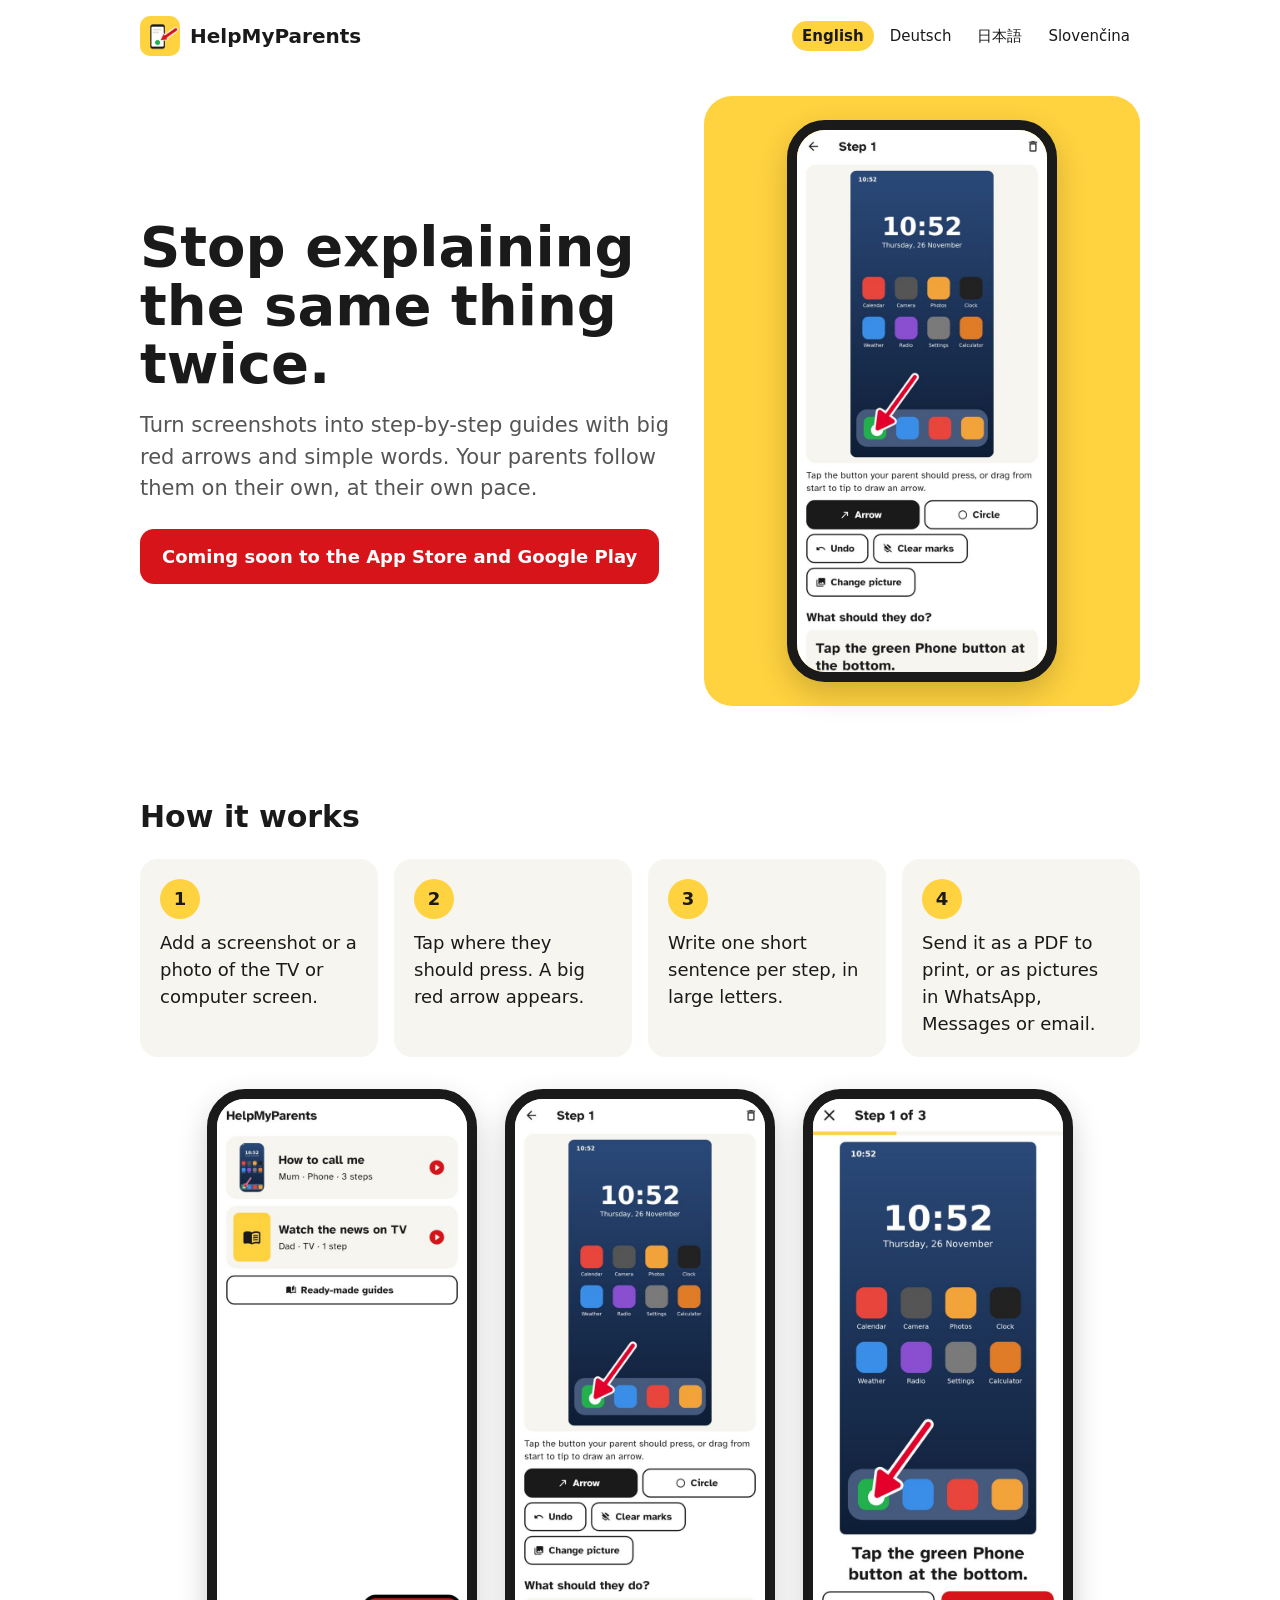
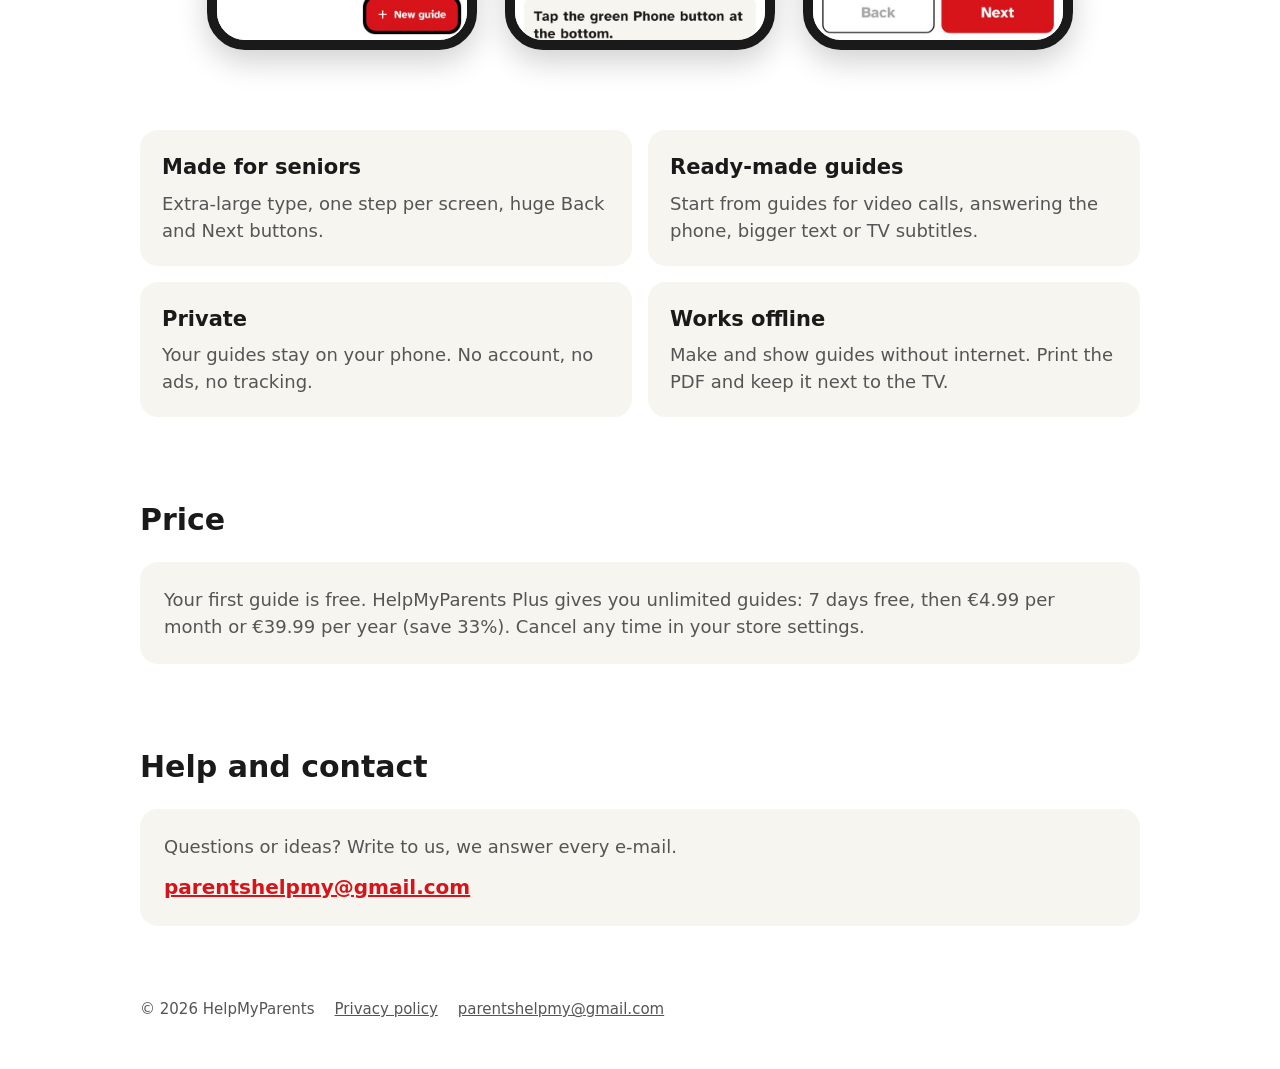
<file: index.html>
<!doctype html>
<html lang="en"><head><meta charset="utf-8"><meta name="viewport" content="width=device-width,initial-scale=1">
<title>HelpMyParents – big-print picture guides for your parents</title><meta name="description" content="Make simple picture guides with big red arrows for your parents’ phone, TV or computer. Private, no ads, works offline.">
<link rel="alternate" hreflang="en" href="https://helpmyparents.github.io/"><link rel="alternate" hreflang="de" href="https://helpmyparents.github.io/de/"><link rel="alternate" hreflang="ja" href="https://helpmyparents.github.io/ja/"><link rel="alternate" hreflang="sk" href="https://helpmyparents.github.io/sk/"><link rel="icon" href="img/icon.png"><link rel="stylesheet" href="style.css">
</head><body><div class="wrap">
<header><a class="brand" href="./"><img src="img/icon.png" alt="">HelpMyParents</a><nav class="lang"><a href="./" hreflang="en" lang="en" aria-current="page">English</a><a href="de/" hreflang="de" lang="de">Deutsch</a><a href="ja/" hreflang="ja" lang="ja">日本語</a><a href="sk/" hreflang="sk" lang="sk">Slovenčina</a></nav></header>
<main>
<div class="hero"><div><h1>Stop explaining the same thing twice.</h1><p class="lead">Turn screenshots into step-by-step guides with big red arrows and simple words. Your parents follow them on their own, at their own pace.</p><span class="soon">Coming soon to the App Store and Google Play</span></div>
<div class="pic"><img class="phone" src="img/en-2.jpg" alt="Adding a red arrow to a screenshot" width="600" height="1300"></div></div>
<section><h2>How it works</h2><ol class="steps"><li>Add a screenshot or a photo of the TV or computer screen.</li><li>Tap where they should press. A big red arrow appears.</li><li>Write one short sentence per step, in large letters.</li><li>Send it as a PDF to print, or as pictures in WhatsApp, Messages or email.</li></ol><div class="shots"><img class="phone" src="img/en-1.jpg" alt="The list of guides" loading="lazy" width="600" height="1300"><img class="phone" src="img/en-2.jpg" alt="Adding a red arrow to a screenshot" loading="lazy" width="600" height="1300"><img class="phone" src="img/en-4.jpg" alt="What your parent sees" loading="lazy" width="600" height="1300"></div></section>
<section><div class="feats"><div><h3>Made for seniors</h3><p>Extra-large type, one step per screen, huge Back and Next buttons.</p></div><div><h3>Ready-made guides</h3><p>Start from guides for video calls, answering the phone, bigger text or TV subtitles.</p></div><div><h3>Private</h3><p>Your guides stay on your phone. No account, no ads, no tracking.</p></div><div><h3>Works offline</h3><p>Make and show guides without internet. Print the PDF and keep it next to the TV.</p></div></div></section>
<section><h2>Price</h2><div class="box"><p>Your first guide is free. HelpMyParents Plus gives you unlimited guides: 7 days free, then €4.99 per month or €39.99 per year (save 33%). Cancel any time in your store settings.</p></div></section>
<section id="help"><h2>Help and contact</h2><div class="box"><p>Questions or ideas? Write to us, we answer every e-mail.</p><a class="mail" href="mailto:parentshelpmy@gmail.com">parentshelpmy@gmail.com</a></div></section>
</main>
<footer><span>© 2026 HelpMyParents</span><a href="https://helpmyparents.github.io/privacy.html">Privacy policy</a><a href="mailto:parentshelpmy@gmail.com">parentshelpmy@gmail.com</a></footer>
</div></body></html>
</file>
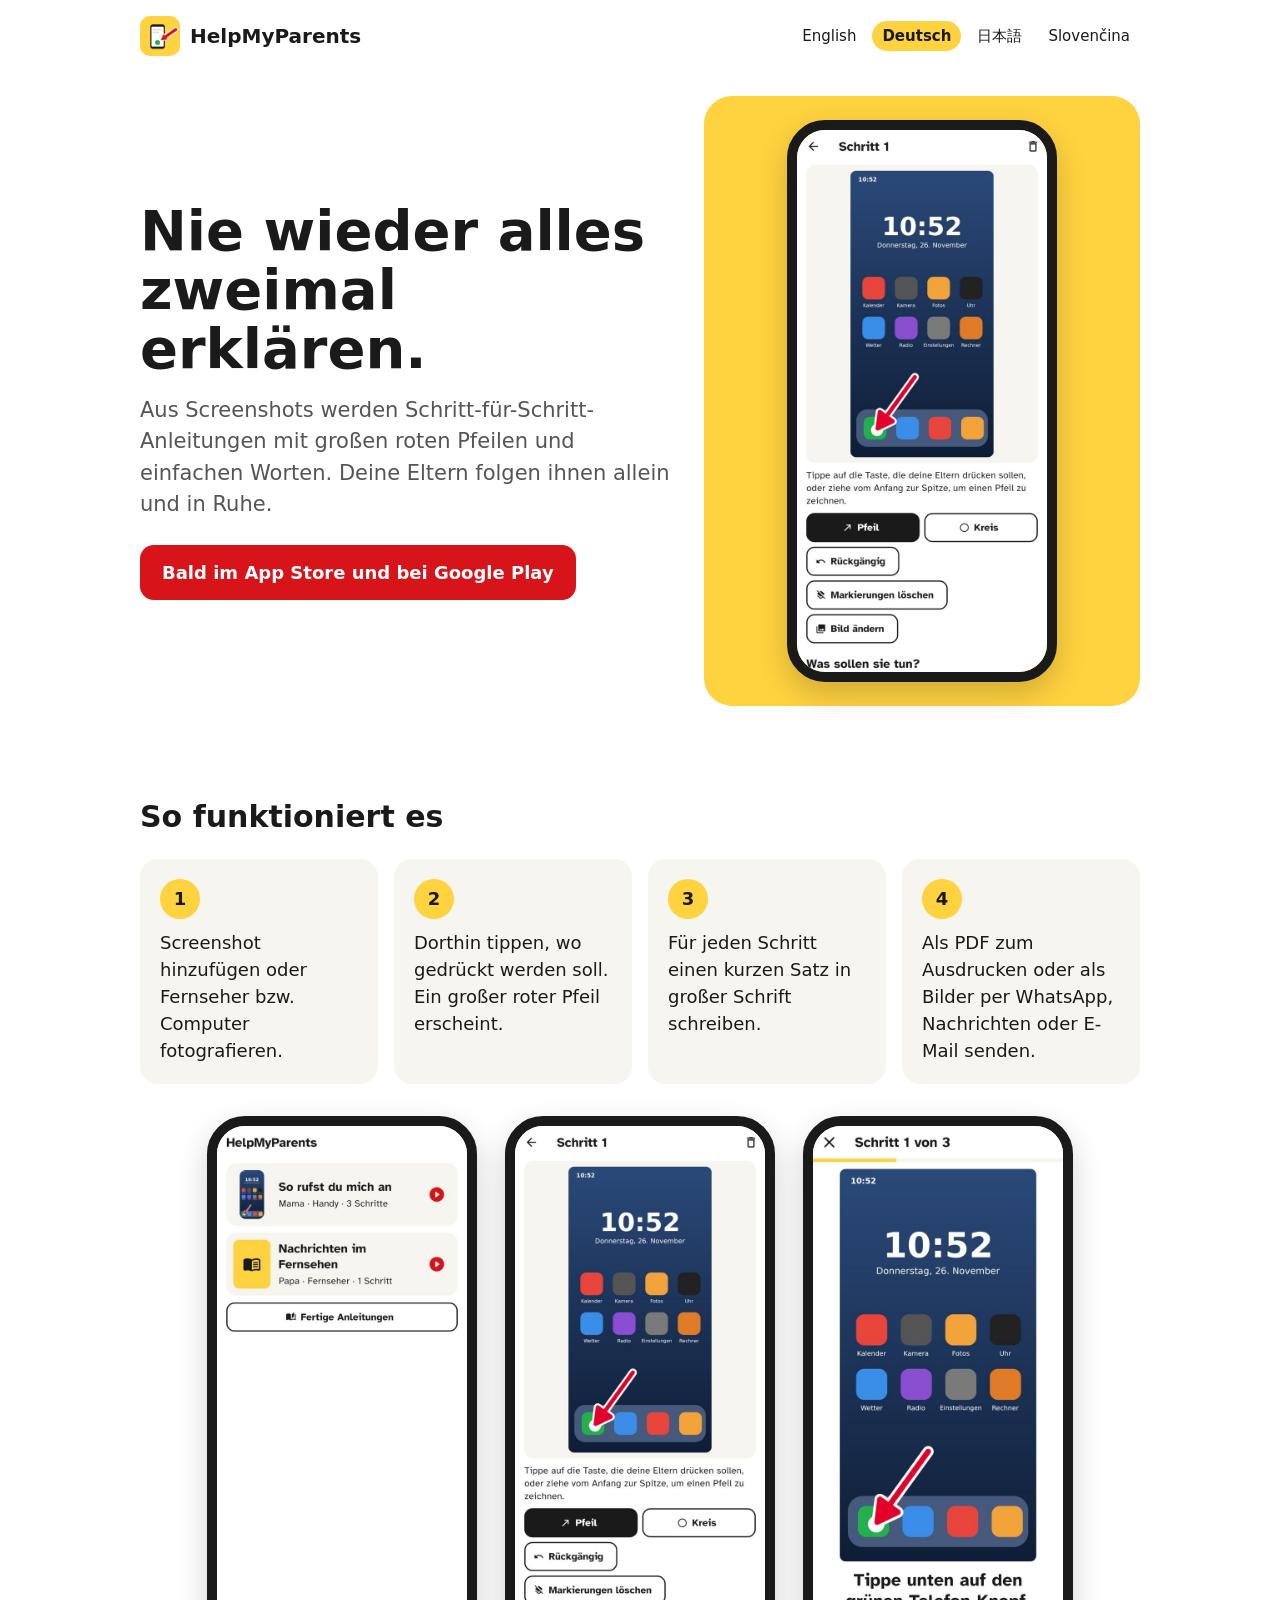
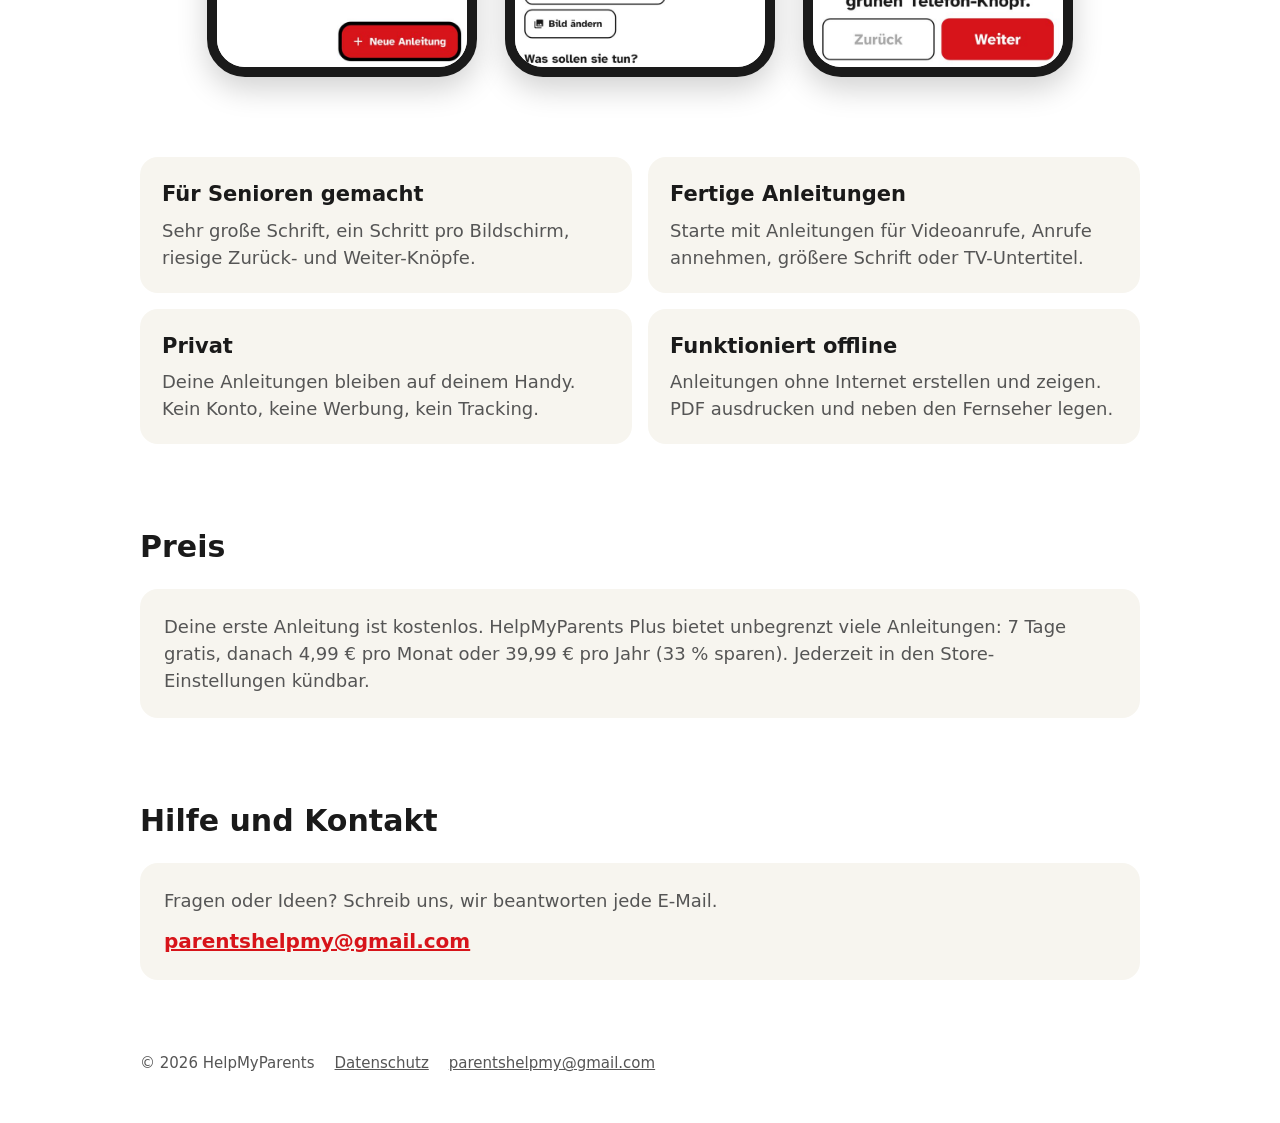
<file: de/index.html>
<!doctype html>
<html lang="de"><head><meta charset="utf-8"><meta name="viewport" content="width=device-width,initial-scale=1">
<title>HelpMyParents – Bild-Anleitungen in großer Schrift für deine Eltern</title><meta name="description" content="Einfache Bild-Anleitungen mit großen roten Pfeilen für Handy, Fernseher oder Computer deiner Eltern. Privat, ohne Werbung, offline.">
<link rel="alternate" hreflang="en" href="https://helpmyparents.github.io/"><link rel="alternate" hreflang="de" href="https://helpmyparents.github.io/de/"><link rel="alternate" hreflang="ja" href="https://helpmyparents.github.io/ja/"><link rel="alternate" hreflang="sk" href="https://helpmyparents.github.io/sk/"><link rel="icon" href="../img/icon.png"><link rel="stylesheet" href="../style.css">
</head><body><div class="wrap">
<header><a class="brand" href="../de/"><img src="../img/icon.png" alt="">HelpMyParents</a><nav class="lang"><a href="../" hreflang="en" lang="en">English</a><a href="../de/" hreflang="de" lang="de" aria-current="page">Deutsch</a><a href="../ja/" hreflang="ja" lang="ja">日本語</a><a href="../sk/" hreflang="sk" lang="sk">Slovenčina</a></nav></header>
<main>
<div class="hero"><div><h1>Nie wieder alles zweimal erklären.</h1><p class="lead">Aus Screenshots werden Schritt-für-Schritt-Anleitungen mit großen roten Pfeilen und einfachen Worten. Deine Eltern folgen ihnen allein und in Ruhe.</p><span class="soon">Bald im App Store und bei Google Play</span></div>
<div class="pic"><img class="phone" src="../img/de-2.jpg" alt="Einen roten Pfeil auf einen Screenshot setzen" width="600" height="1300"></div></div>
<section><h2>So funktioniert es</h2><ol class="steps"><li>Screenshot hinzufügen oder Fernseher bzw. Computer fotografieren.</li><li>Dorthin tippen, wo gedrückt werden soll. Ein großer roter Pfeil erscheint.</li><li>Für jeden Schritt einen kurzen Satz in großer Schrift schreiben.</li><li>Als PDF zum Ausdrucken oder als Bilder per WhatsApp, Nachrichten oder E-Mail senden.</li></ol><div class="shots"><img class="phone" src="../img/de-1.jpg" alt="Die Liste der Anleitungen" loading="lazy" width="600" height="1300"><img class="phone" src="../img/de-2.jpg" alt="Einen roten Pfeil auf einen Screenshot setzen" loading="lazy" width="600" height="1300"><img class="phone" src="../img/de-4.jpg" alt="Was deine Eltern sehen" loading="lazy" width="600" height="1300"></div></section>
<section><div class="feats"><div><h3>Für Senioren gemacht</h3><p>Sehr große Schrift, ein Schritt pro Bildschirm, riesige Zurück- und Weiter-Knöpfe.</p></div><div><h3>Fertige Anleitungen</h3><p>Starte mit Anleitungen für Videoanrufe, Anrufe annehmen, größere Schrift oder TV-Untertitel.</p></div><div><h3>Privat</h3><p>Deine Anleitungen bleiben auf deinem Handy. Kein Konto, keine Werbung, kein Tracking.</p></div><div><h3>Funktioniert offline</h3><p>Anleitungen ohne Internet erstellen und zeigen. PDF ausdrucken und neben den Fernseher legen.</p></div></div></section>
<section><h2>Preis</h2><div class="box"><p>Deine erste Anleitung ist kostenlos. HelpMyParents Plus bietet unbegrenzt viele Anleitungen: 7 Tage gratis, danach 4,99 € pro Monat oder 39,99 € pro Jahr (33 % sparen). Jederzeit in den Store-Einstellungen kündbar.</p></div></section>
<section id="help"><h2>Hilfe und Kontakt</h2><div class="box"><p>Fragen oder Ideen? Schreib uns, wir beantworten jede E-Mail.</p><a class="mail" href="mailto:parentshelpmy@gmail.com">parentshelpmy@gmail.com</a></div></section>
</main>
<footer><span>© 2026 HelpMyParents</span><a href="https://helpmyparents.github.io/privacy.html">Datenschutz</a><a href="mailto:parentshelpmy@gmail.com">parentshelpmy@gmail.com</a></footer>
</div></body></html>
</file>
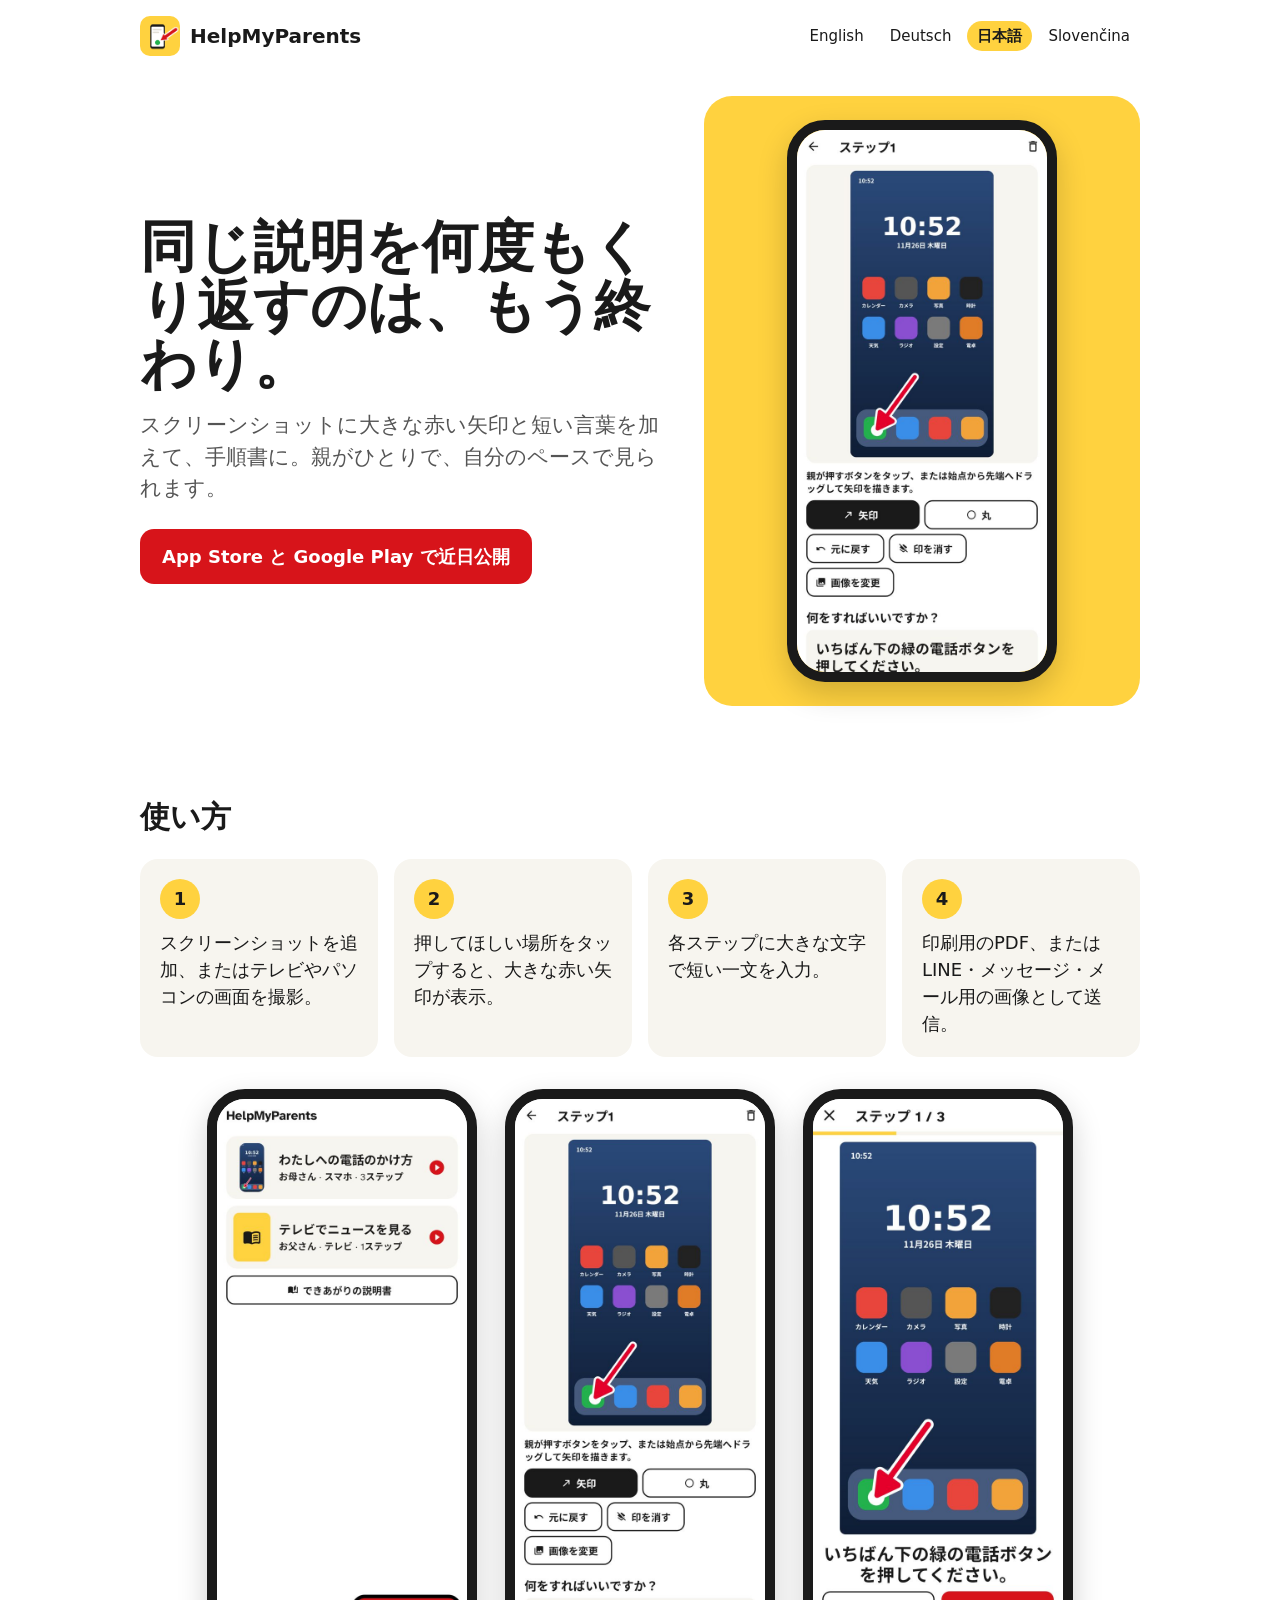
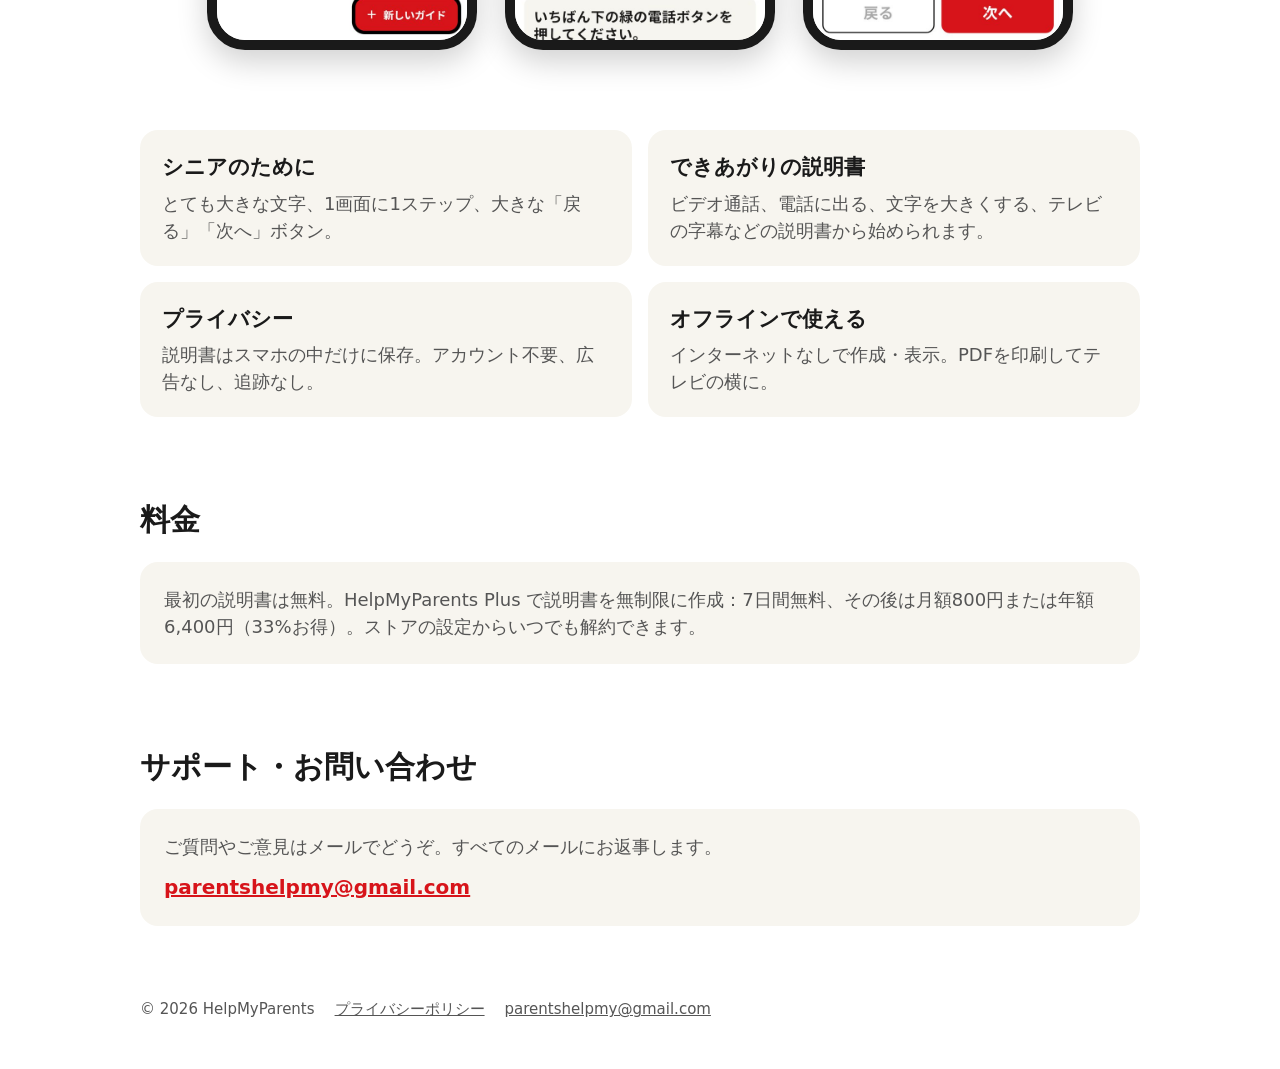
<file: ja/index.html>
<!doctype html>
<html lang="ja"><head><meta charset="utf-8"><meta name="viewport" content="width=device-width,initial-scale=1">
<title>HelpMyParents – 親のための大きな文字の写真付き説明書</title><meta name="description" content="親のスマホ・テレビ・パソコン用に、大きな赤い矢印の写真付き説明書を作れます。プライバシー重視、広告なし、オフライン対応。">
<link rel="alternate" hreflang="en" href="https://helpmyparents.github.io/"><link rel="alternate" hreflang="de" href="https://helpmyparents.github.io/de/"><link rel="alternate" hreflang="ja" href="https://helpmyparents.github.io/ja/"><link rel="alternate" hreflang="sk" href="https://helpmyparents.github.io/sk/"><link rel="icon" href="../img/icon.png"><link rel="stylesheet" href="../style.css">
</head><body><div class="wrap">
<header><a class="brand" href="../ja/"><img src="../img/icon.png" alt="">HelpMyParents</a><nav class="lang"><a href="../" hreflang="en" lang="en">English</a><a href="../de/" hreflang="de" lang="de">Deutsch</a><a href="../ja/" hreflang="ja" lang="ja" aria-current="page">日本語</a><a href="../sk/" hreflang="sk" lang="sk">Slovenčina</a></nav></header>
<main>
<div class="hero"><div><h1>同じ説明を何度もくり返すのは、もう終わり。</h1><p class="lead">スクリーンショットに大きな赤い矢印と短い言葉を加えて、手順書に。親がひとりで、自分のペースで見られます。</p><span class="soon">App Store と Google Play で近日公開</span></div>
<div class="pic"><img class="phone" src="../img/ja-2.jpg" alt="スクリーンショットに赤い矢印を追加" width="600" height="1300"></div></div>
<section><h2>使い方</h2><ol class="steps"><li>スクリーンショットを追加、またはテレビやパソコンの画面を撮影。</li><li>押してほしい場所をタップすると、大きな赤い矢印が表示。</li><li>各ステップに大きな文字で短い一文を入力。</li><li>印刷用のPDF、またはLINE・メッセージ・メール用の画像として送信。</li></ol><div class="shots"><img class="phone" src="../img/ja-1.jpg" alt="説明書の一覧" loading="lazy" width="600" height="1300"><img class="phone" src="../img/ja-2.jpg" alt="スクリーンショットに赤い矢印を追加" loading="lazy" width="600" height="1300"><img class="phone" src="../img/ja-4.jpg" alt="親が見る画面" loading="lazy" width="600" height="1300"></div></section>
<section><div class="feats"><div><h3>シニアのために</h3><p>とても大きな文字、1画面に1ステップ、大きな「戻る」「次へ」ボタン。</p></div><div><h3>できあがりの説明書</h3><p>ビデオ通話、電話に出る、文字を大きくする、テレビの字幕などの説明書から始められます。</p></div><div><h3>プライバシー</h3><p>説明書はスマホの中だけに保存。アカウント不要、広告なし、追跡なし。</p></div><div><h3>オフラインで使える</h3><p>インターネットなしで作成・表示。PDFを印刷してテレビの横に。</p></div></div></section>
<section><h2>料金</h2><div class="box"><p>最初の説明書は無料。HelpMyParents Plus で説明書を無制限に作成：7日間無料、その後は月額800円または年額6,400円（33%お得）。ストアの設定からいつでも解約できます。</p></div></section>
<section id="help"><h2>サポート・お問い合わせ</h2><div class="box"><p>ご質問やご意見はメールでどうぞ。すべてのメールにお返事します。</p><a class="mail" href="mailto:parentshelpmy@gmail.com">parentshelpmy@gmail.com</a></div></section>
</main>
<footer><span>© 2026 HelpMyParents</span><a href="https://helpmyparents.github.io/privacy.html">プライバシーポリシー</a><a href="mailto:parentshelpmy@gmail.com">parentshelpmy@gmail.com</a></footer>
</div></body></html>
</file>
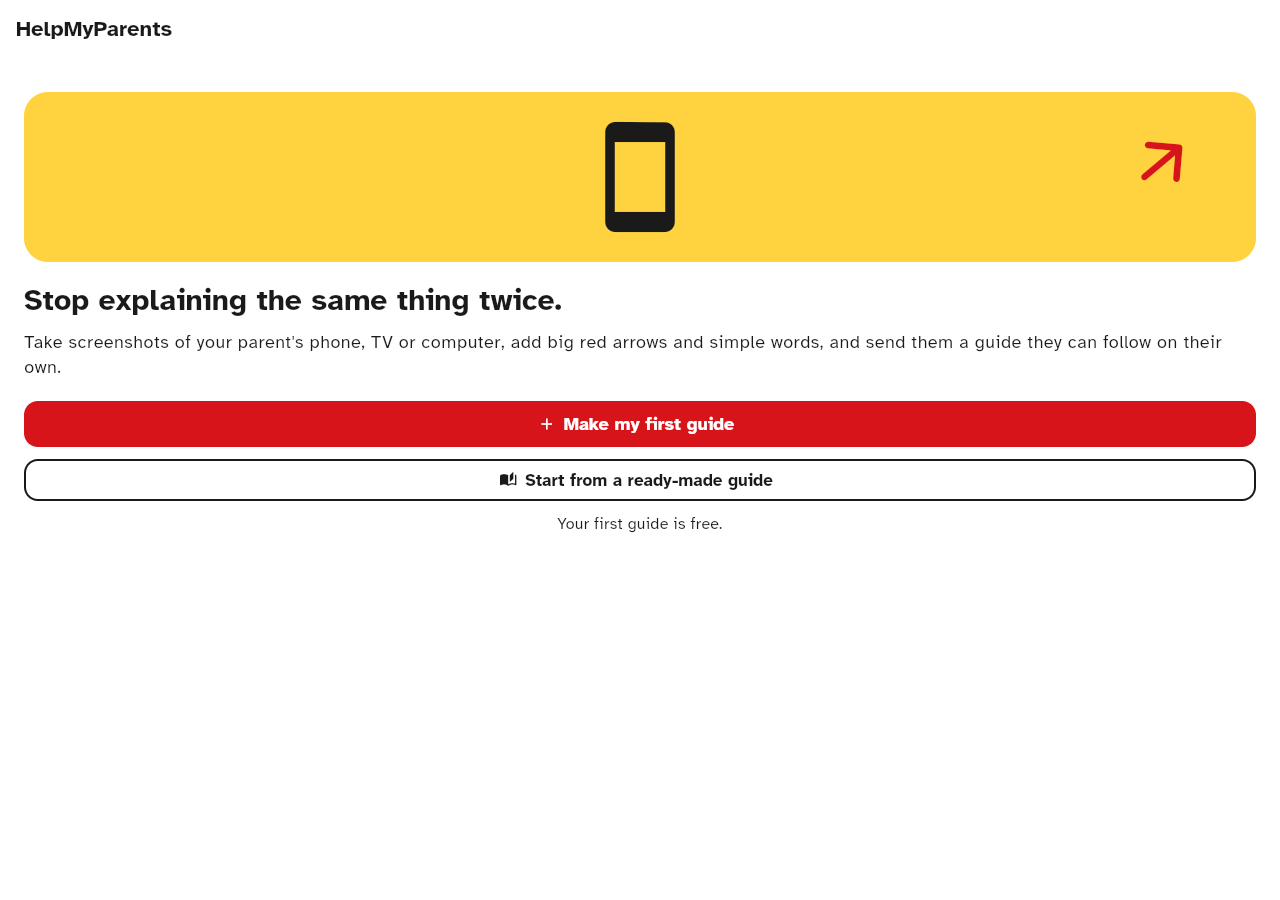
<file: preview-7q4m/index.html>
<!DOCTYPE html>
<html>
<head>
  <!--
    If you are serving your web app in a path other than the root, change the
    href value below to reflect the base path you are serving from.

    The path provided below has to start and end with a slash "/" in order for
    it to work correctly.

    For more details:
    * https://developer.mozilla.org/en-US/docs/Web/HTML/Element/base

    This is a placeholder for base href that will be replaced by the value of
    the `--base-href` argument provided to `flutter build`.
  -->
  <base href="/preview-7q4m/">

  <meta charset="UTF-8">
  <meta name="robots" content="noindex, nofollow">
  <meta content="IE=Edge" http-equiv="X-UA-Compatible">
  <meta name="description" content="HelpMyParents preview">

  <!--
    Uncomment the tag below to lay the app out underneath the parts of the
    screen that the device obstructs, such as a display cutout, the rounded
    corners of the screen, or a home indicator.

    Without it, the browser keeps the app clear of them, and `SafeArea` and
    `MediaQuery.paddingOf` report no padding. With it, the app covers the whole
    screen, and it is up to the app to keep its own content out of the way,
    which is what `SafeArea` is for.
  -->
  <!-- <meta name="viewport" content="width=device-width, initial-scale=1.0, viewport-fit=cover"> -->

  <!-- iOS meta tags & icons -->
  <meta name="mobile-web-app-capable" content="yes">
  <meta name="apple-mobile-web-app-status-bar-style" content="black">
  <meta name="apple-mobile-web-app-title" content="HelpMyParents">
  <link rel="apple-touch-icon" href="icons/Icon-192.png">

  <!-- Favicon -->
  <link rel="icon" type="image/png" href="favicon.png"/>

  <title>HelpMyParents</title>
  <link rel="manifest" href="manifest.json">
</head>
<body>
  <!--
    You can customize the "flutter_bootstrap.js" script.
    This is useful to provide a custom configuration to the Flutter loader
    or to give the user feedback during the initialization process.

    For more details:
    * https://docs.flutter.dev/platform-integration/web/initialization
  -->
  <script src="flutter_bootstrap.js" async></script>
</body>
</html>
</file>
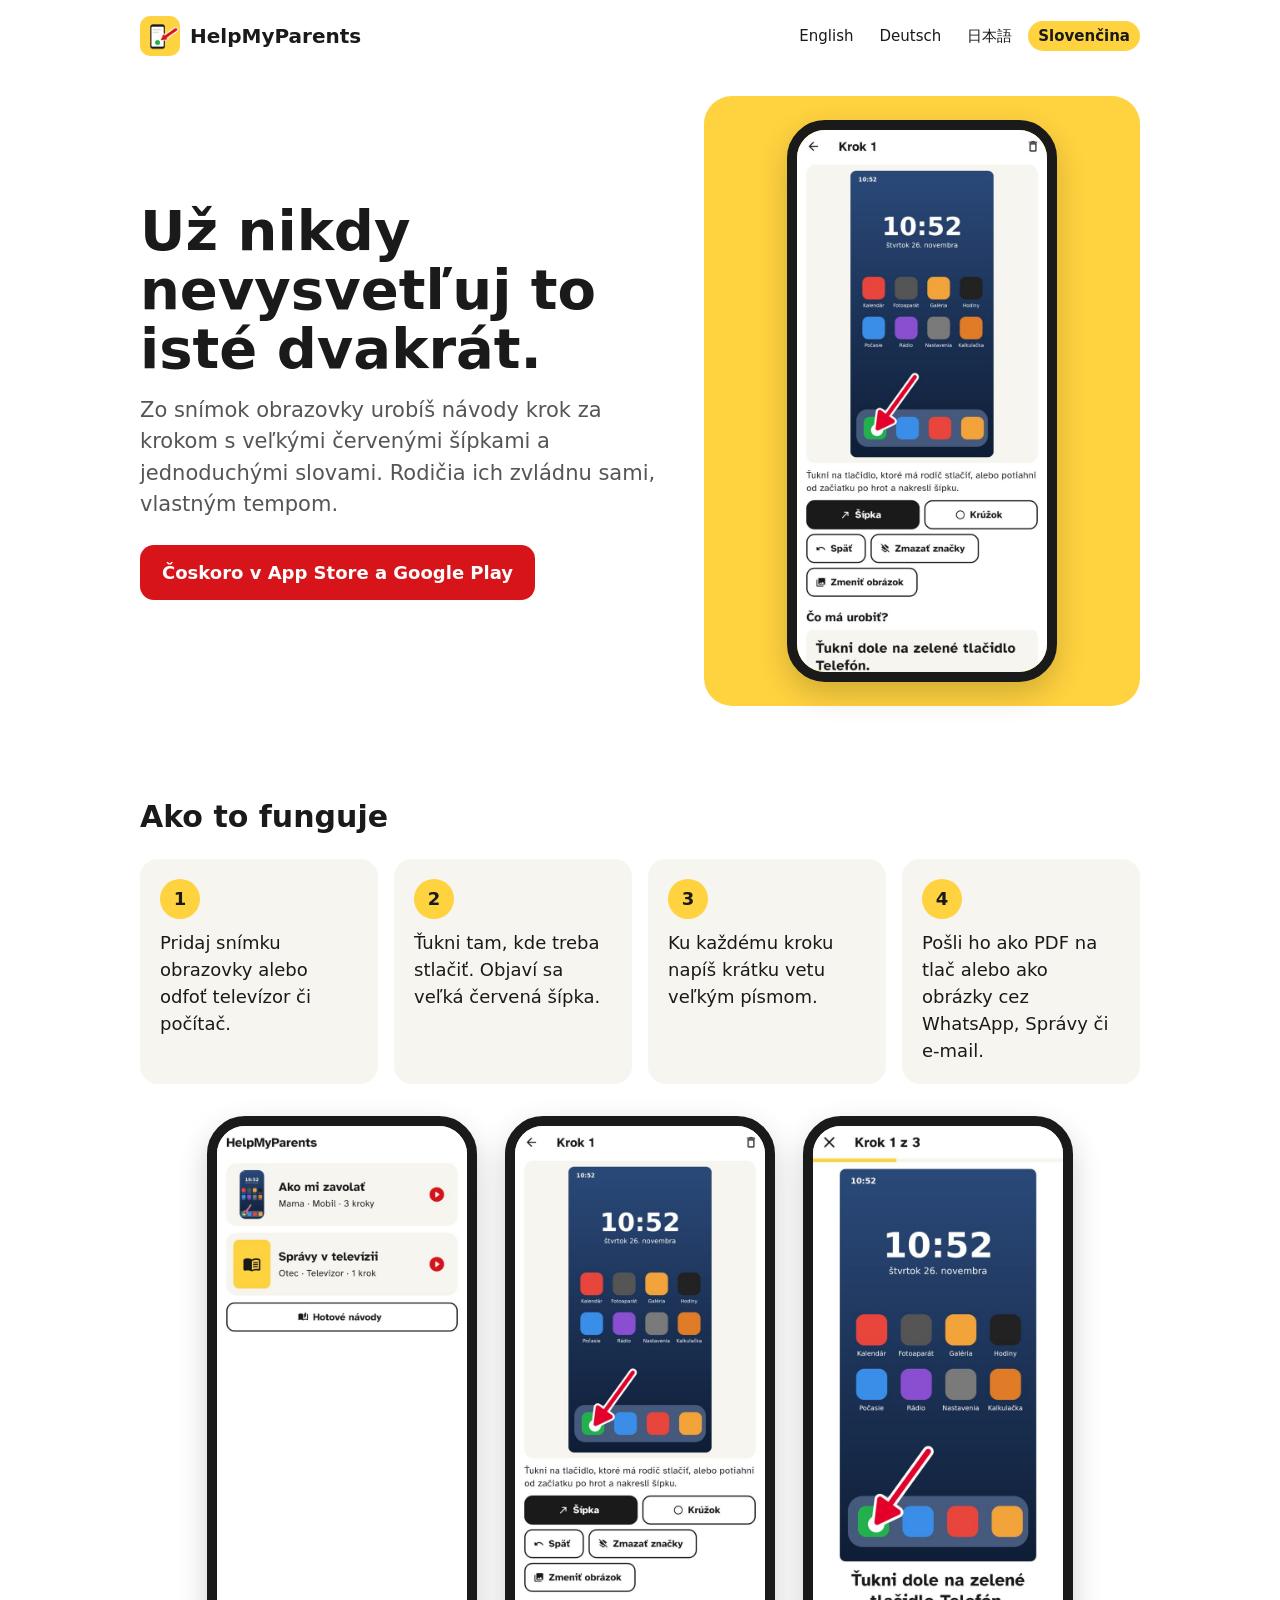
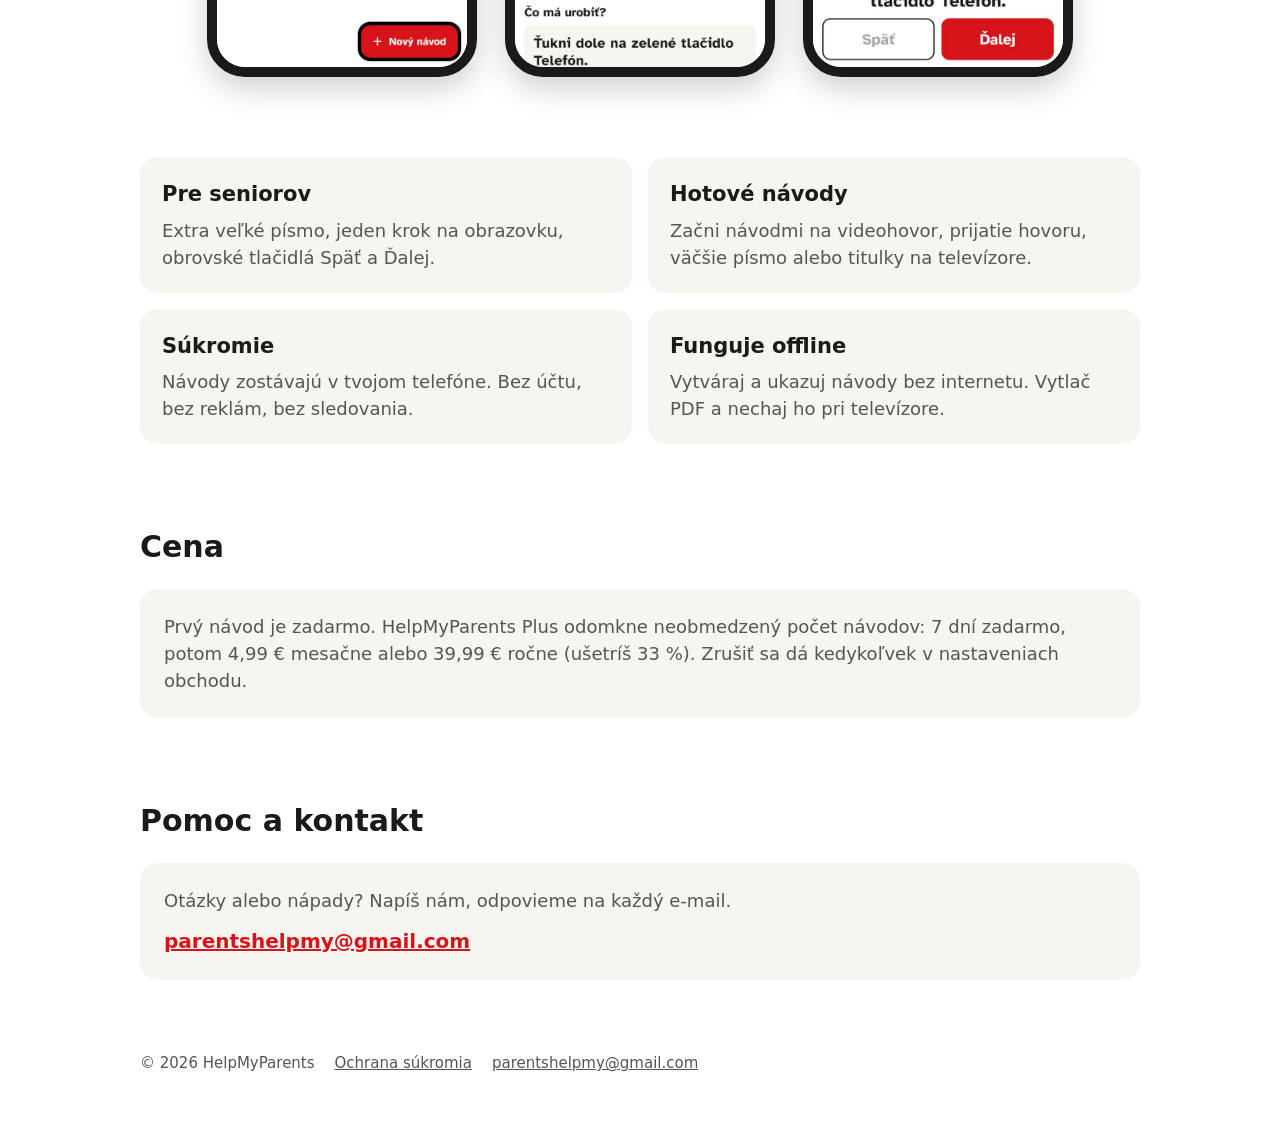
<file: sk/index.html>
<!doctype html>
<html lang="sk"><head><meta charset="utf-8"><meta name="viewport" content="width=device-width,initial-scale=1">
<title>HelpMyParents – obrázkové návody s veľkým písmom pre rodičov</title><meta name="description" content="Jednoduché obrázkové návody s veľkými červenými šípkami pre telefón, televízor či počítač rodičov. Súkromné, bez reklám, funguje offline.">
<link rel="alternate" hreflang="en" href="https://helpmyparents.github.io/"><link rel="alternate" hreflang="de" href="https://helpmyparents.github.io/de/"><link rel="alternate" hreflang="ja" href="https://helpmyparents.github.io/ja/"><link rel="alternate" hreflang="sk" href="https://helpmyparents.github.io/sk/"><link rel="icon" href="../img/icon.png"><link rel="stylesheet" href="../style.css">
</head><body><div class="wrap">
<header><a class="brand" href="../sk/"><img src="../img/icon.png" alt="">HelpMyParents</a><nav class="lang"><a href="../" hreflang="en" lang="en">English</a><a href="../de/" hreflang="de" lang="de">Deutsch</a><a href="../ja/" hreflang="ja" lang="ja">日本語</a><a href="../sk/" hreflang="sk" lang="sk" aria-current="page">Slovenčina</a></nav></header>
<main>
<div class="hero"><div><h1>Už nikdy nevysvetľuj to isté dvakrát.</h1><p class="lead">Zo snímok obrazovky urobíš návody krok za krokom s veľkými červenými šípkami a jednoduchými slovami. Rodičia ich zvládnu sami, vlastným tempom.</p><span class="soon">Čoskoro v App Store a Google Play</span></div>
<div class="pic"><img class="phone" src="../img/sk-2.jpg" alt="Pridanie červenej šípky na snímku" width="600" height="1300"></div></div>
<section><h2>Ako to funguje</h2><ol class="steps"><li>Pridaj snímku obrazovky alebo odfoť televízor či počítač.</li><li>Ťukni tam, kde treba stlačiť. Objaví sa veľká červená šípka.</li><li>Ku každému kroku napíš krátku vetu veľkým písmom.</li><li>Pošli ho ako PDF na tlač alebo ako obrázky cez WhatsApp, Správy či e-mail.</li></ol><div class="shots"><img class="phone" src="../img/sk-1.jpg" alt="Zoznam návodov" loading="lazy" width="600" height="1300"><img class="phone" src="../img/sk-2.jpg" alt="Pridanie červenej šípky na snímku" loading="lazy" width="600" height="1300"><img class="phone" src="../img/sk-4.jpg" alt="Čo uvidia rodičia" loading="lazy" width="600" height="1300"></div></section>
<section><div class="feats"><div><h3>Pre seniorov</h3><p>Extra veľké písmo, jeden krok na obrazovku, obrovské tlačidlá Späť a Ďalej.</p></div><div><h3>Hotové návody</h3><p>Začni návodmi na videohovor, prijatie hovoru, väčšie písmo alebo titulky na televízore.</p></div><div><h3>Súkromie</h3><p>Návody zostávajú v tvojom telefóne. Bez účtu, bez reklám, bez sledovania.</p></div><div><h3>Funguje offline</h3><p>Vytváraj a ukazuj návody bez internetu. Vytlač PDF a nechaj ho pri televízore.</p></div></div></section>
<section><h2>Cena</h2><div class="box"><p>Prvý návod je zadarmo. HelpMyParents Plus odomkne neobmedzený počet návodov: 7 dní zadarmo, potom 4,99 € mesačne alebo 39,99 € ročne (ušetríš 33 %). Zrušiť sa dá kedykoľvek v nastaveniach obchodu.</p></div></section>
<section id="help"><h2>Pomoc a kontakt</h2><div class="box"><p>Otázky alebo nápady? Napíš nám, odpovieme na každý e-mail.</p><a class="mail" href="mailto:parentshelpmy@gmail.com">parentshelpmy@gmail.com</a></div></section>
</main>
<footer><span>© 2026 HelpMyParents</span><a href="https://helpmyparents.github.io/privacy.html">Ochrana súkromia</a><a href="mailto:parentshelpmy@gmail.com">parentshelpmy@gmail.com</a></footer>
</div></body></html>
</file>
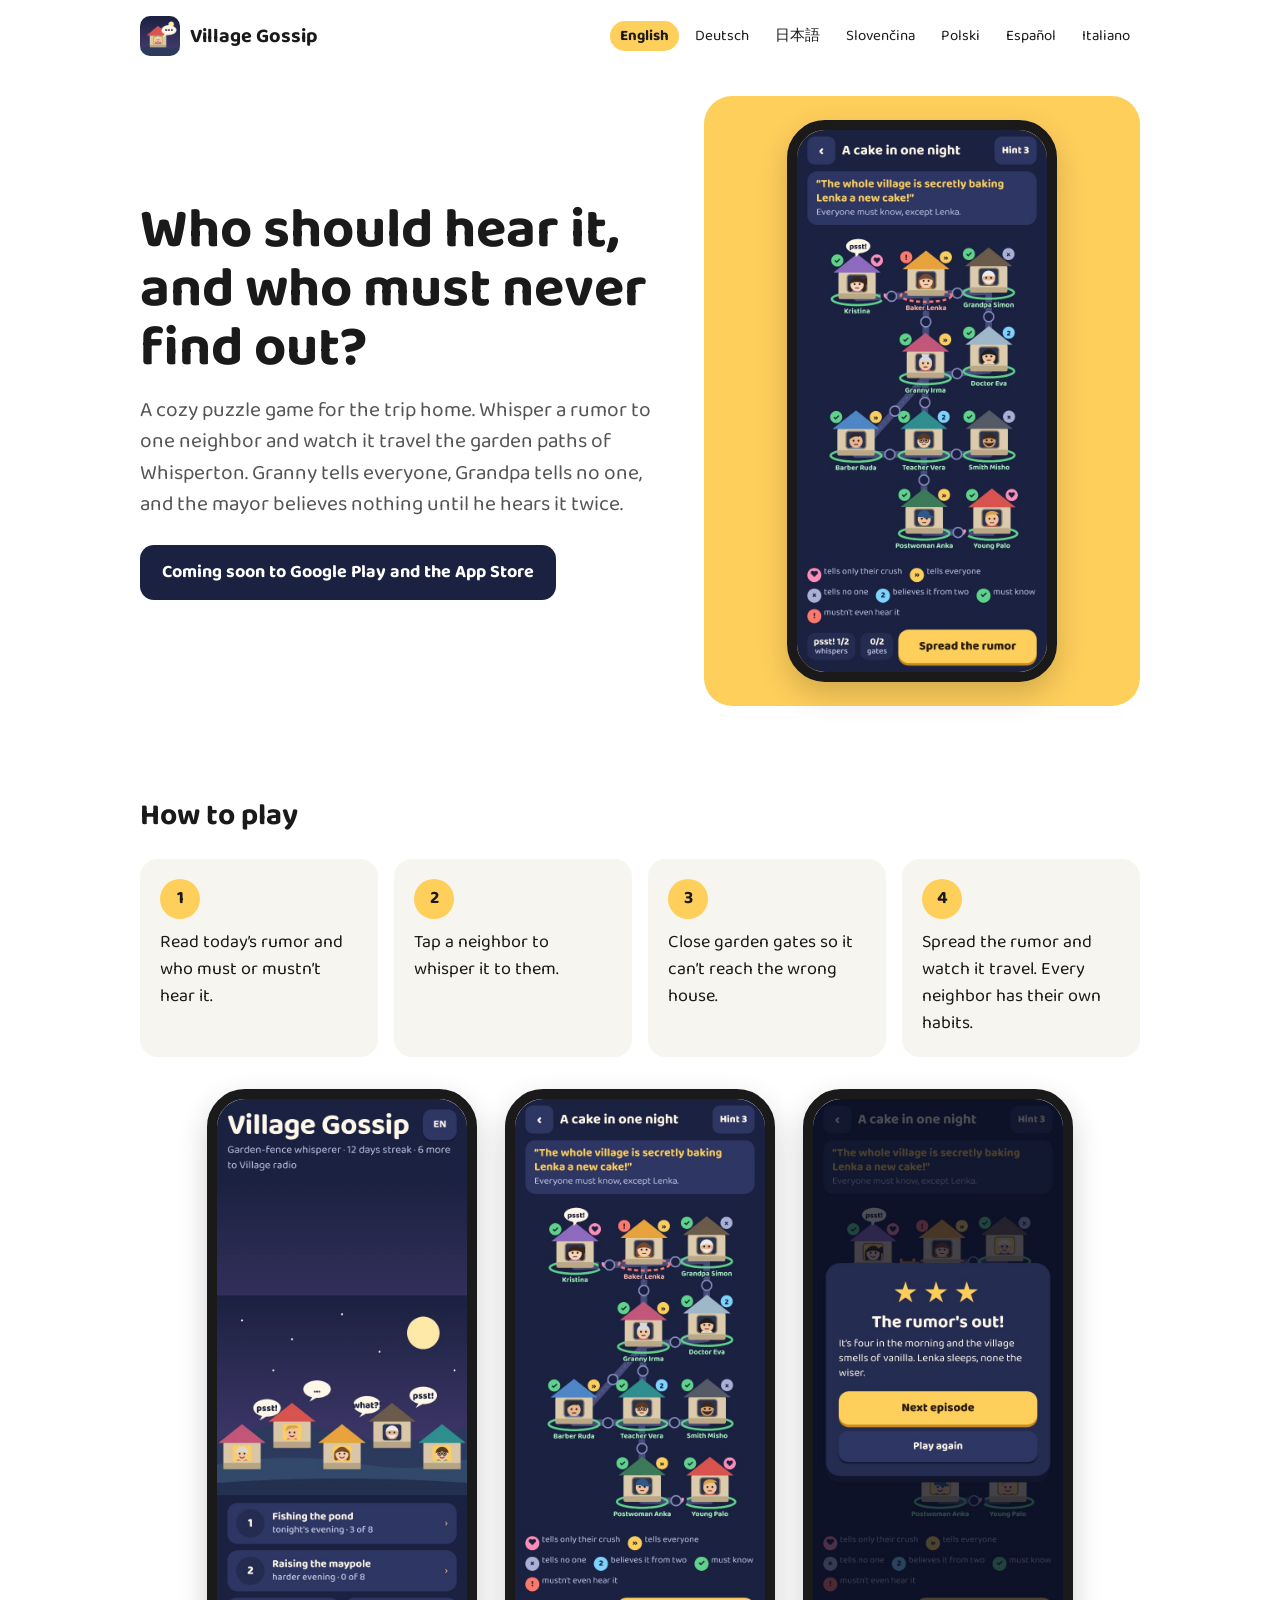
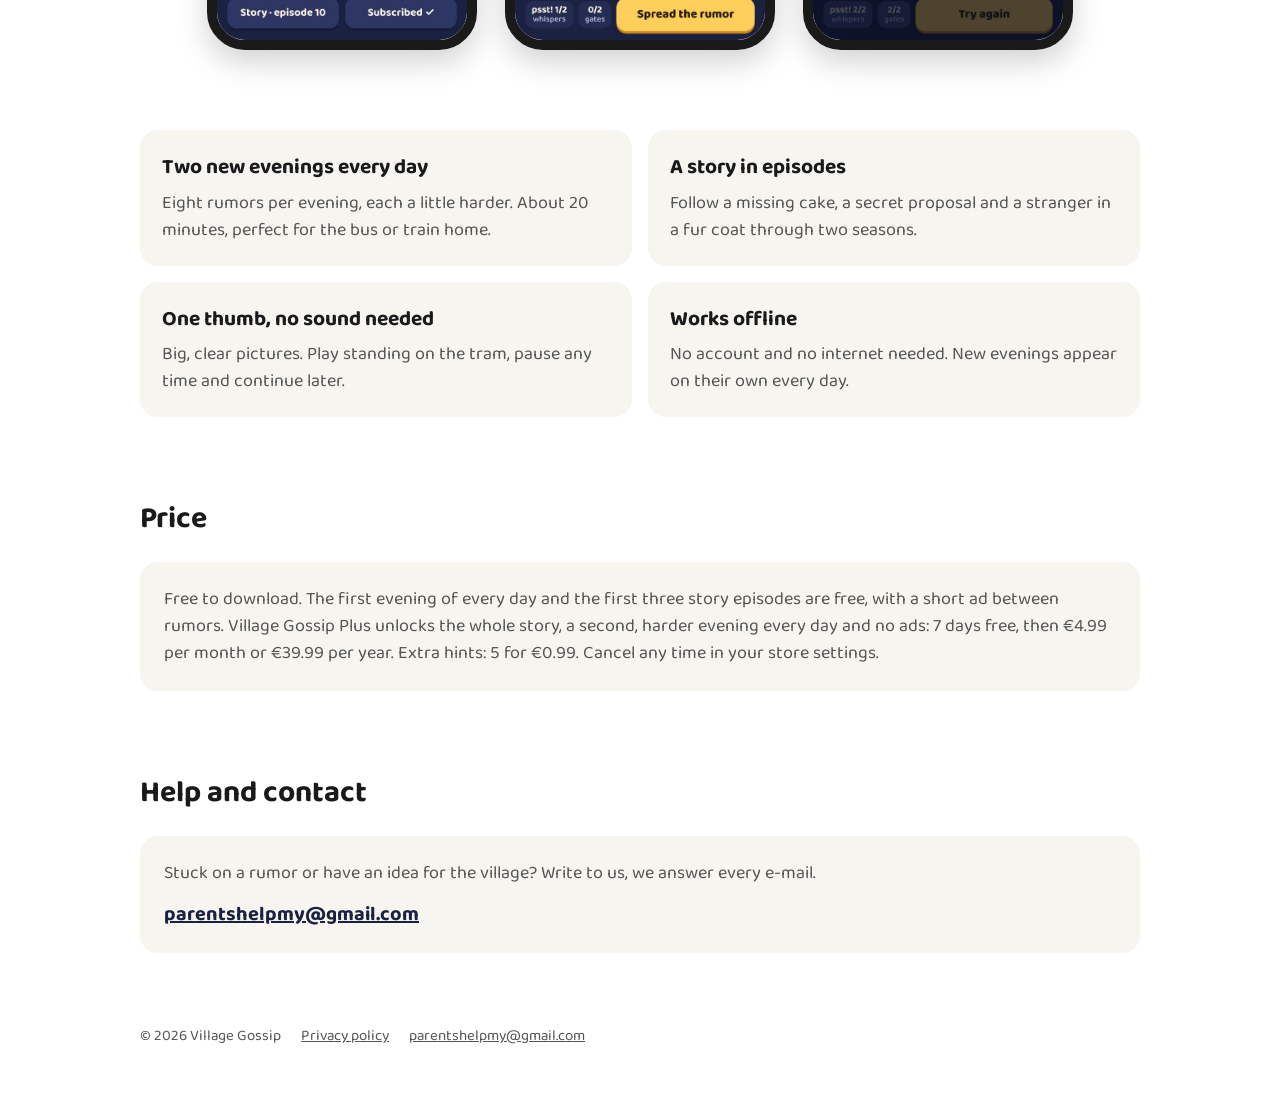
<file: village-gossip/index.html>
<!doctype html>
<html lang="en"><head><meta charset="utf-8"><meta name="viewport" content="width=device-width,initial-scale=1">
<title>Village Gossip – a cozy puzzle game about village rumors</title><meta name="description" content="Whisper the rumor to the right neighbor and keep it from the wrong one. Two new evenings every day, a village story in episodes, one thumb, works offline.">
<link rel="alternate" hreflang="en" href="https://helpmyparents.github.io/village-gossip/"><link rel="alternate" hreflang="de" href="https://helpmyparents.github.io/village-gossip/de/"><link rel="alternate" hreflang="ja" href="https://helpmyparents.github.io/village-gossip/ja/"><link rel="alternate" hreflang="sk" href="https://helpmyparents.github.io/village-gossip/sk/"><link rel="alternate" hreflang="pl" href="https://helpmyparents.github.io/village-gossip/pl/"><link rel="alternate" hreflang="es" href="https://helpmyparents.github.io/village-gossip/es/"><link rel="alternate" hreflang="it" href="https://helpmyparents.github.io/village-gossip/it/"><link rel="icon" href="img/icon.png"><link rel="stylesheet" href="style.css">
</head><body><div class="wrap">
<header><a class="brand" href="./"><img src="img/icon.png" alt="">Village Gossip</a><nav class="lang"><a href="" hreflang="en" lang="en" aria-current="page">English</a><a href="de/" hreflang="de" lang="de">Deutsch</a><a href="ja/" hreflang="ja" lang="ja">日本語</a><a href="sk/" hreflang="sk" lang="sk">Slovenčina</a><a href="pl/" hreflang="pl" lang="pl">Polski</a><a href="es/" hreflang="es" lang="es">Español</a><a href="it/" hreflang="it" lang="it">Italiano</a></nav></header>
<main>
<div class="hero"><div><h1>Who should hear it, and who must never find out?</h1><p class="lead">A cozy puzzle game for the trip home. Whisper a rumor to one neighbor and watch it travel the garden paths of Whisperton. Granny tells everyone, Grandpa tells no one, and the mayor believes nothing until he hears it twice.</p><span class="soon">Coming soon to Google Play and the App Store</span></div>
<div class="pic"><img class="phone" src="img/en-2.jpg" alt="Whispering a rumor to a neighbor" width="600" height="1300"></div></div>
<section><h2>How to play</h2><ol class="steps"><li>Read today’s rumor and who must or mustn’t hear it.</li><li>Tap a neighbor to whisper it to them.</li><li>Close garden gates so it can’t reach the wrong house.</li><li>Spread the rumor and watch it travel. Every neighbor has their own habits.</li></ol><div class="shots"><img class="phone" src="img/en-1.jpg" alt="Today’s evenings in Whisperton" loading="lazy" width="600" height="1300"><img class="phone" src="img/en-2.jpg" alt="Whispering a rumor to a neighbor" loading="lazy" width="600" height="1300"><img class="phone" src="img/en-4.jpg" alt="The rumor is out" loading="lazy" width="600" height="1300"></div></section>
<section><div class="feats"><div><h3>Two new evenings every day</h3><p>Eight rumors per evening, each a little harder. About 20 minutes, perfect for the bus or train home.</p></div><div><h3>A story in episodes</h3><p>Follow a missing cake, a secret proposal and a stranger in a fur coat through two seasons.</p></div><div><h3>One thumb, no sound needed</h3><p>Big, clear pictures. Play standing on the tram, pause any time and continue later.</p></div><div><h3>Works offline</h3><p>No account and no internet needed. New evenings appear on their own every day.</p></div></div></section>
<section><h2>Price</h2><div class="box"><p>Free to download. The first evening of every day and the first three story episodes are free, with a short ad between rumors. Village Gossip Plus unlocks the whole story, a second, harder evening every day and no ads: 7 days free, then €4.99 per month or €39.99 per year. Extra hints: 5 for €0.99. Cancel any time in your store settings.</p></div></section>
<section id="help"><h2>Help and contact</h2><div class="box"><p>Stuck on a rumor or have an idea for the village? Write to us, we answer every e-mail.</p><a class="mail" href="mailto:parentshelpmy@gmail.com">parentshelpmy@gmail.com</a></div></section>
</main>
<footer><span>© 2026 Village Gossip</span><a href="https://helpmyparents.github.io/village-gossip/privacy.html">Privacy policy</a><a href="mailto:parentshelpmy@gmail.com">parentshelpmy@gmail.com</a></footer>
</div></body></html>
</file>
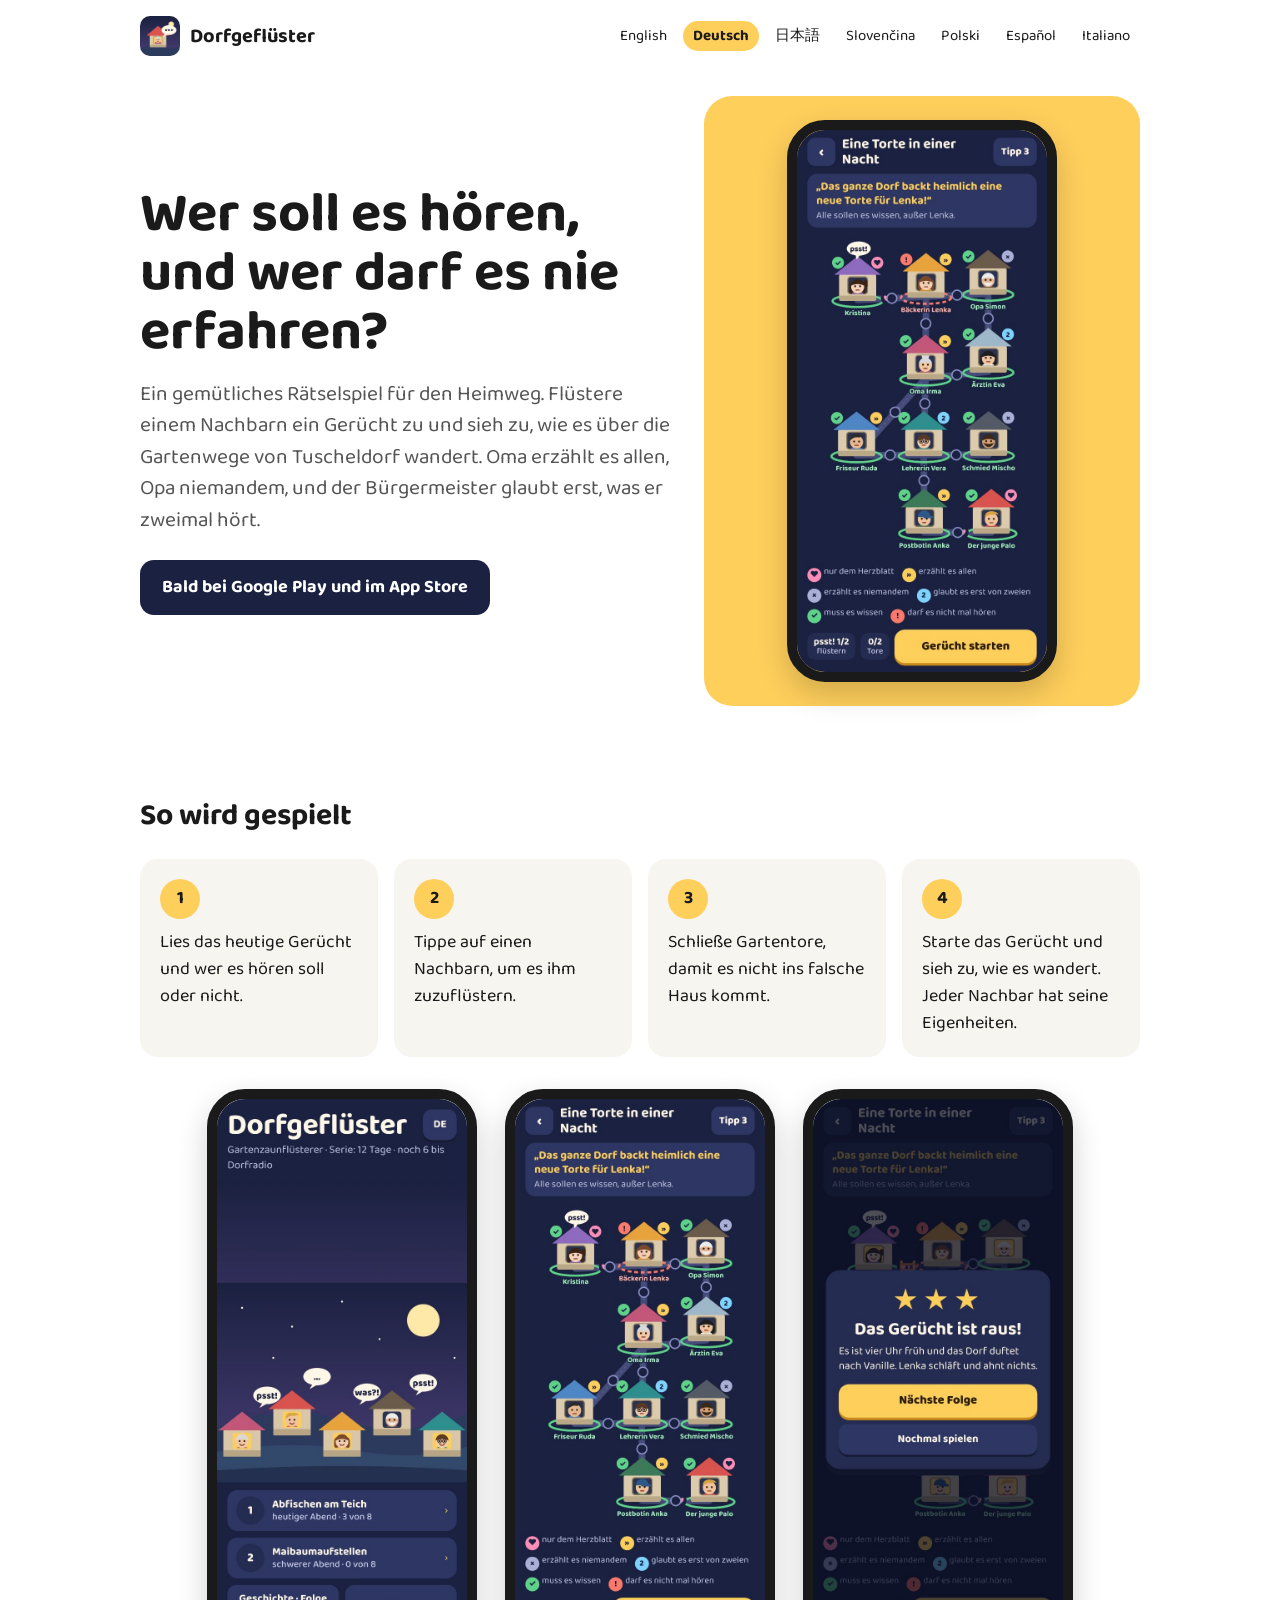
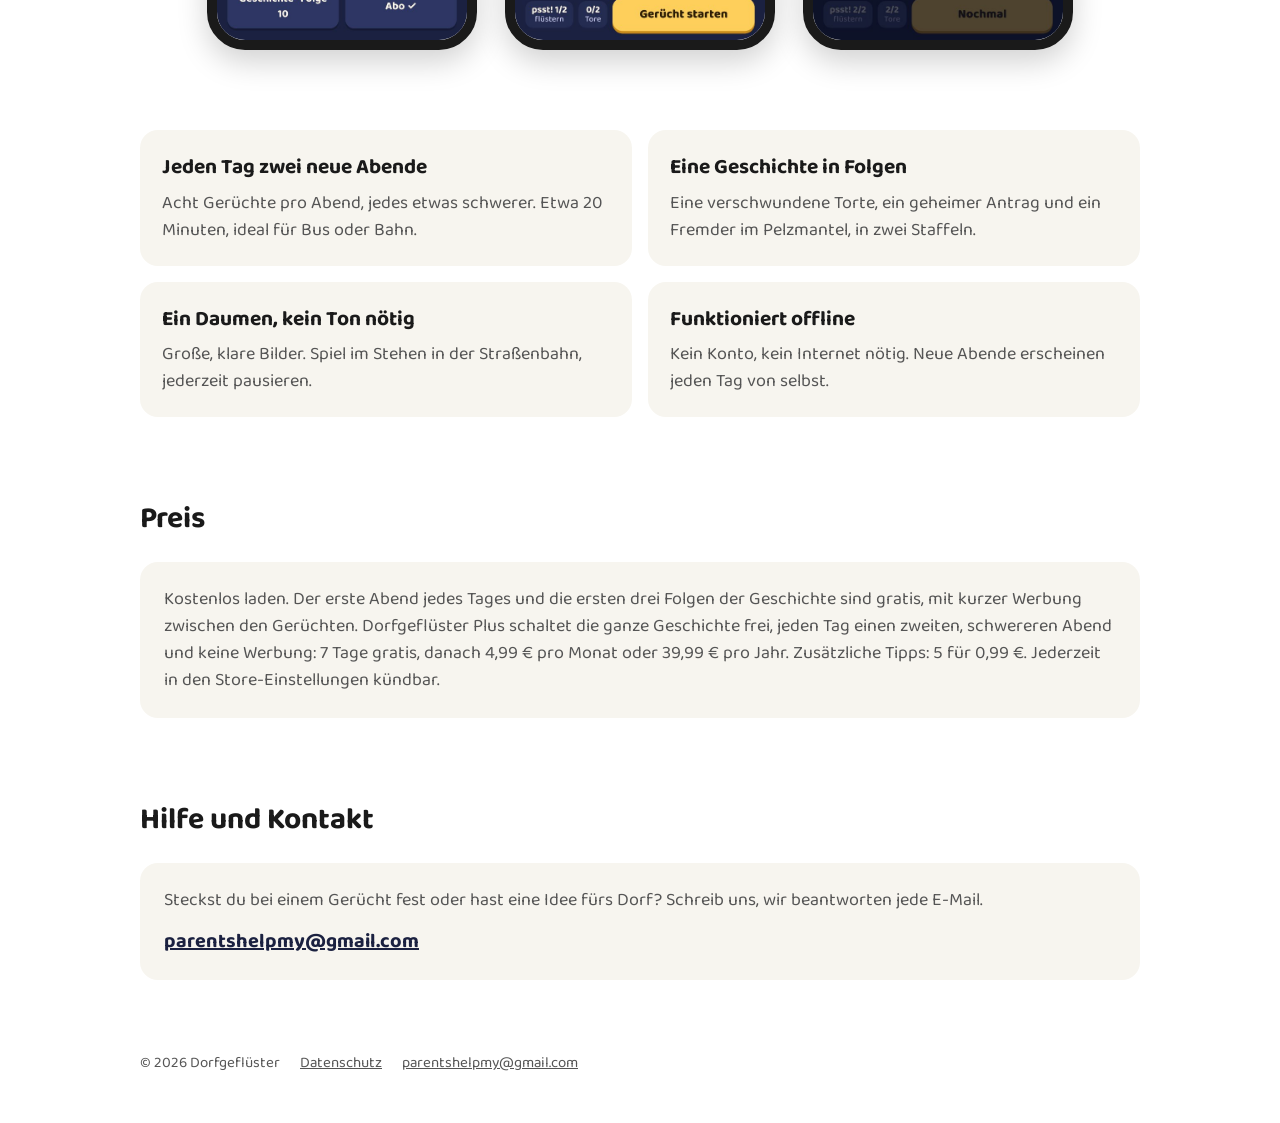
<file: village-gossip/de/index.html>
<!doctype html>
<html lang="de"><head><meta charset="utf-8"><meta name="viewport" content="width=device-width,initial-scale=1">
<title>Dorfgeflüster – ein gemütliches Rätselspiel über Dorfgerüchte</title><meta name="description" content="Flüstere das Gerücht dem richtigen Nachbarn zu und halte es vom falschen fern. Jeden Tag zwei neue Abende, eine Dorfgeschichte in Folgen, mit einem Daumen, offline.">
<link rel="alternate" hreflang="en" href="https://helpmyparents.github.io/village-gossip/"><link rel="alternate" hreflang="de" href="https://helpmyparents.github.io/village-gossip/de/"><link rel="alternate" hreflang="ja" href="https://helpmyparents.github.io/village-gossip/ja/"><link rel="alternate" hreflang="sk" href="https://helpmyparents.github.io/village-gossip/sk/"><link rel="alternate" hreflang="pl" href="https://helpmyparents.github.io/village-gossip/pl/"><link rel="alternate" hreflang="es" href="https://helpmyparents.github.io/village-gossip/es/"><link rel="alternate" hreflang="it" href="https://helpmyparents.github.io/village-gossip/it/"><link rel="icon" href="../img/icon.png"><link rel="stylesheet" href="../style.css">
</head><body><div class="wrap">
<header><a class="brand" href="./"><img src="../img/icon.png" alt="">Dorfgeflüster</a><nav class="lang"><a href="../" hreflang="en" lang="en">English</a><a href="../de/" hreflang="de" lang="de" aria-current="page">Deutsch</a><a href="../ja/" hreflang="ja" lang="ja">日本語</a><a href="../sk/" hreflang="sk" lang="sk">Slovenčina</a><a href="../pl/" hreflang="pl" lang="pl">Polski</a><a href="../es/" hreflang="es" lang="es">Español</a><a href="../it/" hreflang="it" lang="it">Italiano</a></nav></header>
<main>
<div class="hero"><div><h1>Wer soll es hören, und wer darf es nie erfahren?</h1><p class="lead">Ein gemütliches Rätselspiel für den Heimweg. Flüstere einem Nachbarn ein Gerücht zu und sieh zu, wie es über die Gartenwege von Tuscheldorf wandert. Oma erzählt es allen, Opa niemandem, und der Bürgermeister glaubt erst, was er zweimal hört.</p><span class="soon">Bald bei Google Play und im App Store</span></div>
<div class="pic"><img class="phone" src="../img/de-2.jpg" alt="Einem Nachbarn ein Gerücht zuflüstern" width="600" height="1300"></div></div>
<section><h2>So wird gespielt</h2><ol class="steps"><li>Lies das heutige Gerücht und wer es hören soll oder nicht.</li><li>Tippe auf einen Nachbarn, um es ihm zuzuflüstern.</li><li>Schließe Gartentore, damit es nicht ins falsche Haus kommt.</li><li>Starte das Gerücht und sieh zu, wie es wandert. Jeder Nachbar hat seine Eigenheiten.</li></ol><div class="shots"><img class="phone" src="../img/de-1.jpg" alt="Die heutigen Abende in Tuscheldorf" loading="lazy" width="600" height="1300"><img class="phone" src="../img/de-2.jpg" alt="Einem Nachbarn ein Gerücht zuflüstern" loading="lazy" width="600" height="1300"><img class="phone" src="../img/de-4.jpg" alt="Das Gerücht ist raus" loading="lazy" width="600" height="1300"></div></section>
<section><div class="feats"><div><h3>Jeden Tag zwei neue Abende</h3><p>Acht Gerüchte pro Abend, jedes etwas schwerer. Etwa 20 Minuten, ideal für Bus oder Bahn.</p></div><div><h3>Eine Geschichte in Folgen</h3><p>Eine verschwundene Torte, ein geheimer Antrag und ein Fremder im Pelzmantel, in zwei Staffeln.</p></div><div><h3>Ein Daumen, kein Ton nötig</h3><p>Große, klare Bilder. Spiel im Stehen in der Straßenbahn, jederzeit pausieren.</p></div><div><h3>Funktioniert offline</h3><p>Kein Konto, kein Internet nötig. Neue Abende erscheinen jeden Tag von selbst.</p></div></div></section>
<section><h2>Preis</h2><div class="box"><p>Kostenlos laden. Der erste Abend jedes Tages und die ersten drei Folgen der Geschichte sind gratis, mit kurzer Werbung zwischen den Gerüchten. Dorfgeflüster Plus schaltet die ganze Geschichte frei, jeden Tag einen zweiten, schwereren Abend und keine Werbung: 7 Tage gratis, danach 4,99 € pro Monat oder 39,99 € pro Jahr. Zusätzliche Tipps: 5 für 0,99 €. Jederzeit in den Store-Einstellungen kündbar.</p></div></section>
<section id="help"><h2>Hilfe und Kontakt</h2><div class="box"><p>Steckst du bei einem Gerücht fest oder hast eine Idee fürs Dorf? Schreib uns, wir beantworten jede E-Mail.</p><a class="mail" href="mailto:parentshelpmy@gmail.com">parentshelpmy@gmail.com</a></div></section>
</main>
<footer><span>© 2026 Dorfgeflüster</span><a href="https://helpmyparents.github.io/village-gossip/privacy.html">Datenschutz</a><a href="mailto:parentshelpmy@gmail.com">parentshelpmy@gmail.com</a></footer>
</div></body></html>
</file>
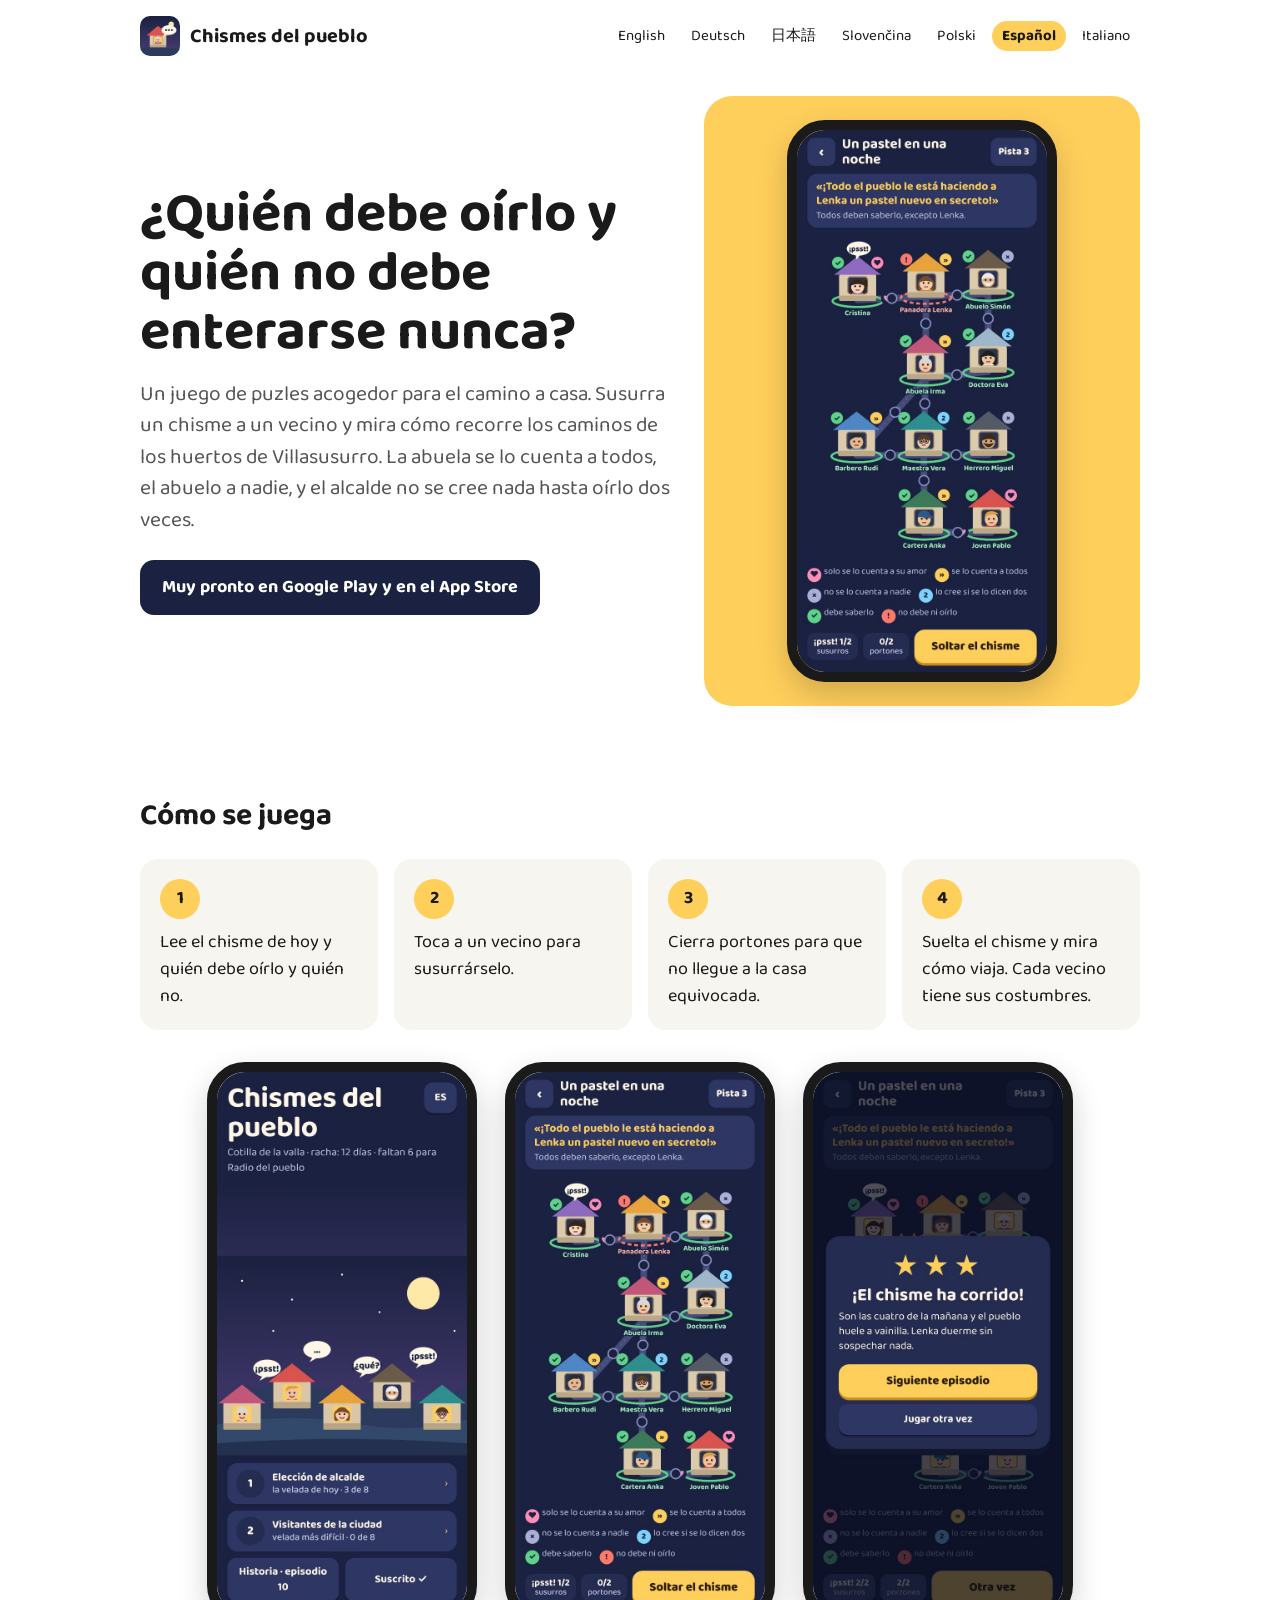
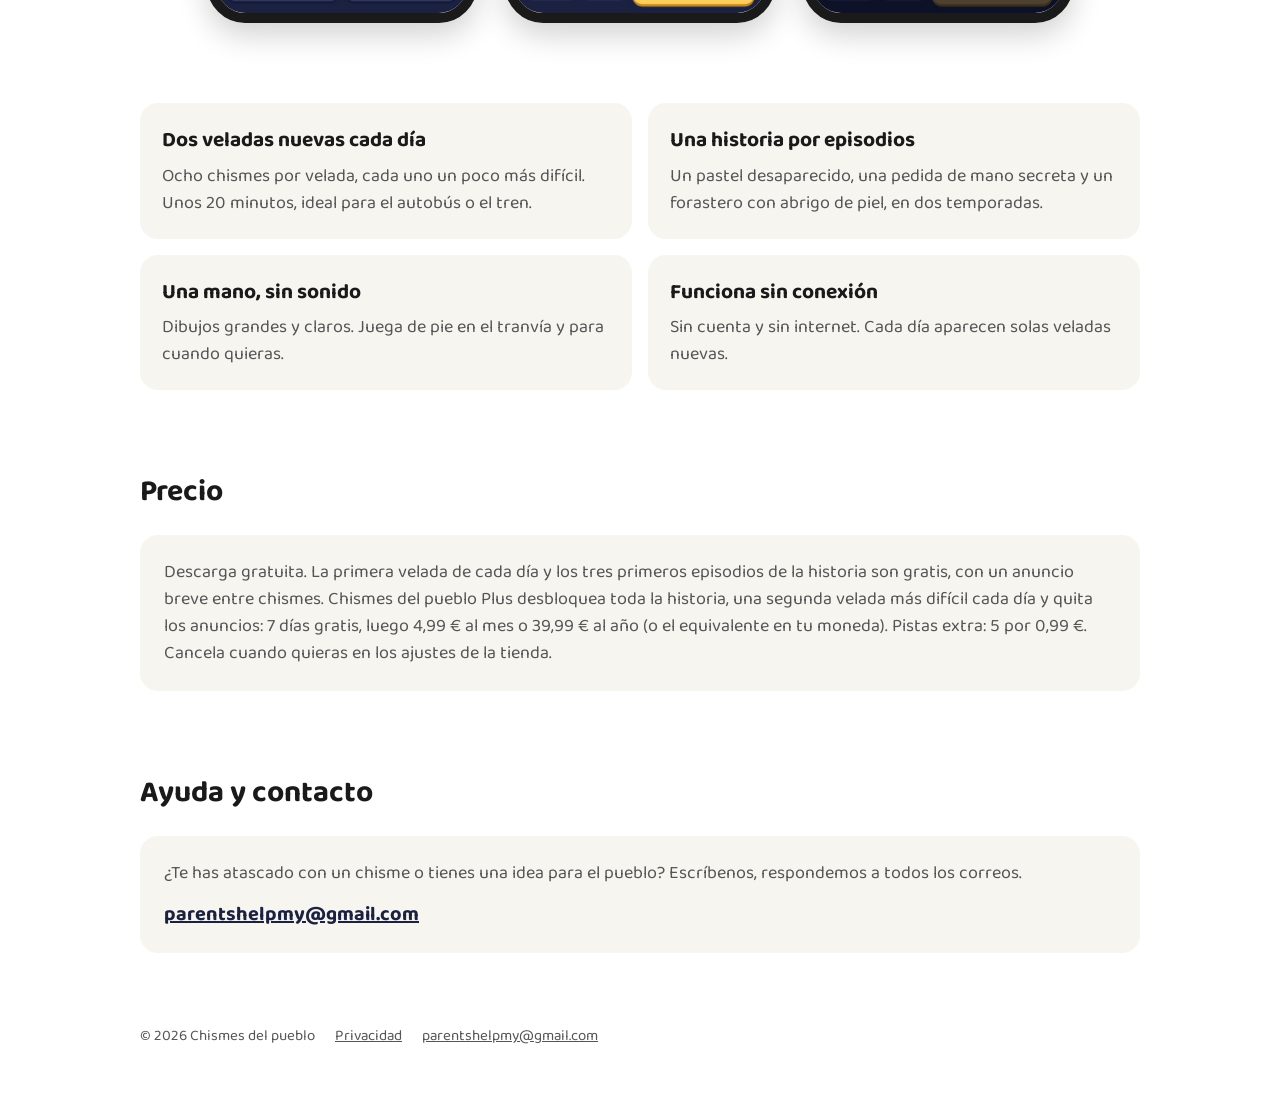
<file: village-gossip/es/index.html>
<!doctype html>
<html lang="es"><head><meta charset="utf-8"><meta name="viewport" content="width=device-width,initial-scale=1">
<title>Chismes del pueblo – un juego de puzles acogedor sobre chismes de pueblo</title><meta name="description" content="Susurra el chisme al vecino adecuado y que no llegue a quien no debe. Dos veladas nuevas cada día, una historia del pueblo por episodios, con una mano y sin conexión.">
<link rel="alternate" hreflang="en" href="https://helpmyparents.github.io/village-gossip/"><link rel="alternate" hreflang="de" href="https://helpmyparents.github.io/village-gossip/de/"><link rel="alternate" hreflang="ja" href="https://helpmyparents.github.io/village-gossip/ja/"><link rel="alternate" hreflang="sk" href="https://helpmyparents.github.io/village-gossip/sk/"><link rel="alternate" hreflang="pl" href="https://helpmyparents.github.io/village-gossip/pl/"><link rel="alternate" hreflang="es" href="https://helpmyparents.github.io/village-gossip/es/"><link rel="alternate" hreflang="it" href="https://helpmyparents.github.io/village-gossip/it/"><link rel="icon" href="../img/icon.png"><link rel="stylesheet" href="../style.css">
</head><body><div class="wrap">
<header><a class="brand" href="./"><img src="../img/icon.png" alt="">Chismes del pueblo</a><nav class="lang"><a href="../" hreflang="en" lang="en">English</a><a href="../de/" hreflang="de" lang="de">Deutsch</a><a href="../ja/" hreflang="ja" lang="ja">日本語</a><a href="../sk/" hreflang="sk" lang="sk">Slovenčina</a><a href="../pl/" hreflang="pl" lang="pl">Polski</a><a href="../es/" hreflang="es" lang="es" aria-current="page">Español</a><a href="../it/" hreflang="it" lang="it">Italiano</a></nav></header>
<main>
<div class="hero"><div><h1>¿Quién debe oírlo y quién no debe enterarse nunca?</h1><p class="lead">Un juego de puzles acogedor para el camino a casa. Susurra un chisme a un vecino y mira cómo recorre los caminos de los huertos de Villasusurro. La abuela se lo cuenta a todos, el abuelo a nadie, y el alcalde no se cree nada hasta oírlo dos veces.</p><span class="soon">Muy pronto en Google Play y en el App Store</span></div>
<div class="pic"><img class="phone" src="../img/es-2.jpg" alt="Susurrar un chisme a un vecino" width="600" height="1300"></div></div>
<section><h2>Cómo se juega</h2><ol class="steps"><li>Lee el chisme de hoy y quién debe oírlo y quién no.</li><li>Toca a un vecino para susurrárselo.</li><li>Cierra portones para que no llegue a la casa equivocada.</li><li>Suelta el chisme y mira cómo viaja. Cada vecino tiene sus costumbres.</li></ol><div class="shots"><img class="phone" src="../img/es-1.jpg" alt="Las veladas de hoy en Villasusurro" loading="lazy" width="600" height="1300"><img class="phone" src="../img/es-2.jpg" alt="Susurrar un chisme a un vecino" loading="lazy" width="600" height="1300"><img class="phone" src="../img/es-4.jpg" alt="El chisme ha corrido" loading="lazy" width="600" height="1300"></div></section>
<section><div class="feats"><div><h3>Dos veladas nuevas cada día</h3><p>Ocho chismes por velada, cada uno un poco más difícil. Unos 20 minutos, ideal para el autobús o el tren.</p></div><div><h3>Una historia por episodios</h3><p>Un pastel desaparecido, una pedida de mano secreta y un forastero con abrigo de piel, en dos temporadas.</p></div><div><h3>Una mano, sin sonido</h3><p>Dibujos grandes y claros. Juega de pie en el tranvía y para cuando quieras.</p></div><div><h3>Funciona sin conexión</h3><p>Sin cuenta y sin internet. Cada día aparecen solas veladas nuevas.</p></div></div></section>
<section><h2>Precio</h2><div class="box"><p>Descarga gratuita. La primera velada de cada día y los tres primeros episodios de la historia son gratis, con un anuncio breve entre chismes. Chismes del pueblo Plus desbloquea toda la historia, una segunda velada más difícil cada día y quita los anuncios: 7 días gratis, luego 4,99 € al mes o 39,99 € al año (o el equivalente en tu moneda). Pistas extra: 5 por 0,99 €. Cancela cuando quieras en los ajustes de la tienda.</p></div></section>
<section id="help"><h2>Ayuda y contacto</h2><div class="box"><p>¿Te has atascado con un chisme o tienes una idea para el pueblo? Escríbenos, respondemos a todos los correos.</p><a class="mail" href="mailto:parentshelpmy@gmail.com">parentshelpmy@gmail.com</a></div></section>
</main>
<footer><span>© 2026 Chismes del pueblo</span><a href="https://helpmyparents.github.io/village-gossip/privacy.html">Privacidad</a><a href="mailto:parentshelpmy@gmail.com">parentshelpmy@gmail.com</a></footer>
</div></body></html>
</file>
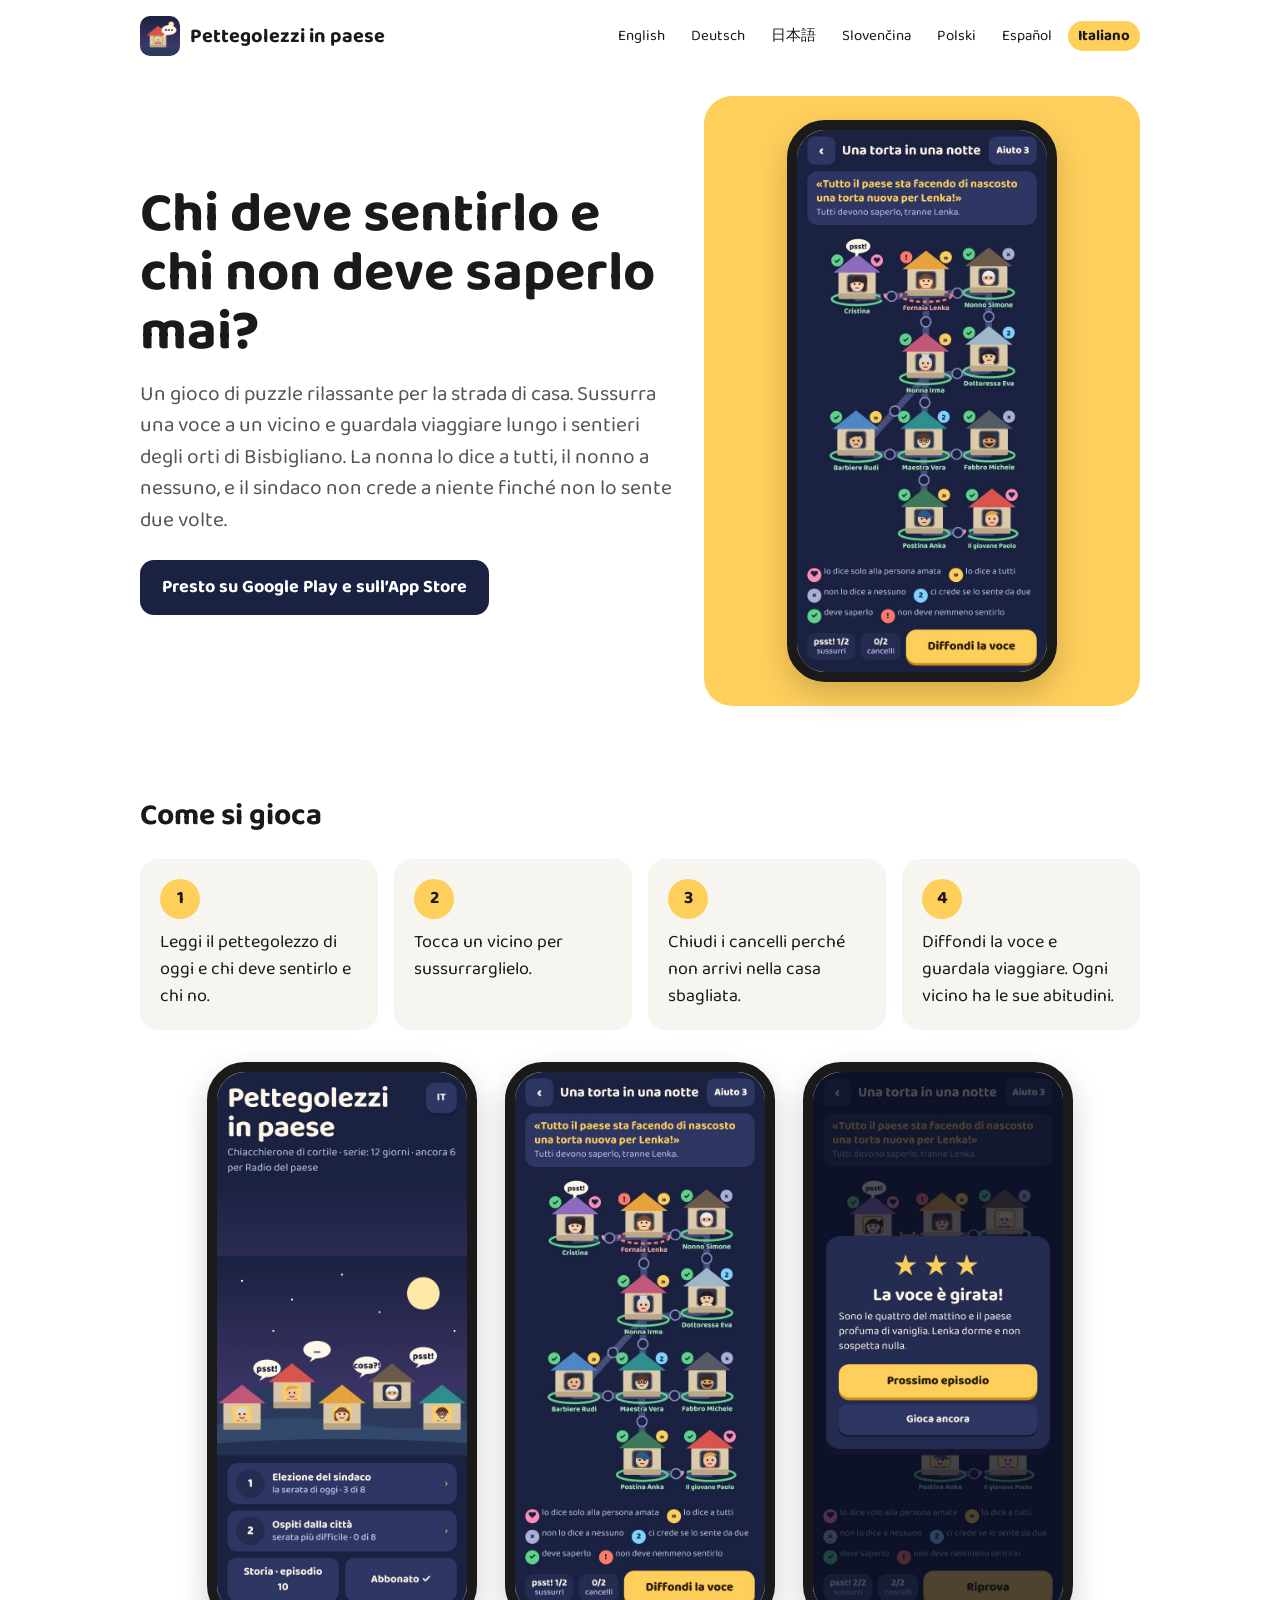
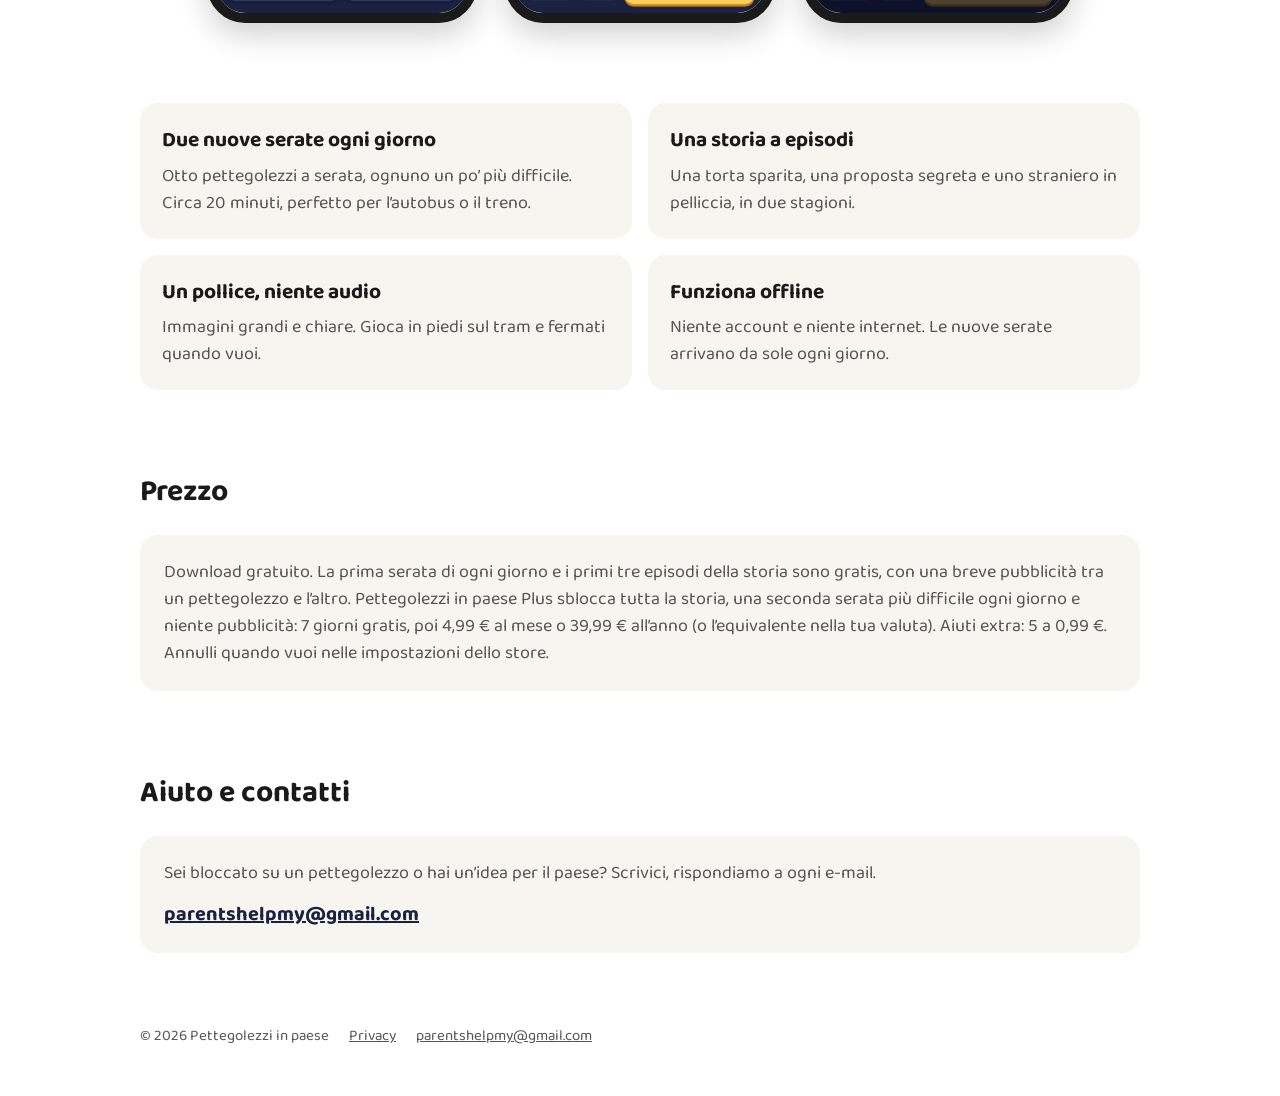
<file: village-gossip/it/index.html>
<!doctype html>
<html lang="it"><head><meta charset="utf-8"><meta name="viewport" content="width=device-width,initial-scale=1">
<title>Pettegolezzi in paese – un gioco di puzzle rilassante sui pettegolezzi di paese</title><meta name="description" content="Sussurra la voce al vicino giusto e tienila lontana da quello sbagliato. Due nuove serate ogni giorno, una storia di paese a episodi, con un pollice, offline.">
<link rel="alternate" hreflang="en" href="https://helpmyparents.github.io/village-gossip/"><link rel="alternate" hreflang="de" href="https://helpmyparents.github.io/village-gossip/de/"><link rel="alternate" hreflang="ja" href="https://helpmyparents.github.io/village-gossip/ja/"><link rel="alternate" hreflang="sk" href="https://helpmyparents.github.io/village-gossip/sk/"><link rel="alternate" hreflang="pl" href="https://helpmyparents.github.io/village-gossip/pl/"><link rel="alternate" hreflang="es" href="https://helpmyparents.github.io/village-gossip/es/"><link rel="alternate" hreflang="it" href="https://helpmyparents.github.io/village-gossip/it/"><link rel="icon" href="../img/icon.png"><link rel="stylesheet" href="../style.css">
</head><body><div class="wrap">
<header><a class="brand" href="./"><img src="../img/icon.png" alt="">Pettegolezzi in paese</a><nav class="lang"><a href="../" hreflang="en" lang="en">English</a><a href="../de/" hreflang="de" lang="de">Deutsch</a><a href="../ja/" hreflang="ja" lang="ja">日本語</a><a href="../sk/" hreflang="sk" lang="sk">Slovenčina</a><a href="../pl/" hreflang="pl" lang="pl">Polski</a><a href="../es/" hreflang="es" lang="es">Español</a><a href="../it/" hreflang="it" lang="it" aria-current="page">Italiano</a></nav></header>
<main>
<div class="hero"><div><h1>Chi deve sentirlo e chi non deve saperlo mai?</h1><p class="lead">Un gioco di puzzle rilassante per la strada di casa. Sussurra una voce a un vicino e guardala viaggiare lungo i sentieri degli orti di Bisbigliano. La nonna lo dice a tutti, il nonno a nessuno, e il sindaco non crede a niente finché non lo sente due volte.</p><span class="soon">Presto su Google Play e sull’App Store</span></div>
<div class="pic"><img class="phone" src="../img/it-2.jpg" alt="Sussurrare una voce a un vicino" width="600" height="1300"></div></div>
<section><h2>Come si gioca</h2><ol class="steps"><li>Leggi il pettegolezzo di oggi e chi deve sentirlo e chi no.</li><li>Tocca un vicino per sussurrarglielo.</li><li>Chiudi i cancelli perché non arrivi nella casa sbagliata.</li><li>Diffondi la voce e guardala viaggiare. Ogni vicino ha le sue abitudini.</li></ol><div class="shots"><img class="phone" src="../img/it-1.jpg" alt="Le serate di oggi a Bisbigliano" loading="lazy" width="600" height="1300"><img class="phone" src="../img/it-2.jpg" alt="Sussurrare una voce a un vicino" loading="lazy" width="600" height="1300"><img class="phone" src="../img/it-4.jpg" alt="La voce è girata" loading="lazy" width="600" height="1300"></div></section>
<section><div class="feats"><div><h3>Due nuove serate ogni giorno</h3><p>Otto pettegolezzi a serata, ognuno un po’ più difficile. Circa 20 minuti, perfetto per l’autobus o il treno.</p></div><div><h3>Una storia a episodi</h3><p>Una torta sparita, una proposta segreta e uno straniero in pelliccia, in due stagioni.</p></div><div><h3>Un pollice, niente audio</h3><p>Immagini grandi e chiare. Gioca in piedi sul tram e fermati quando vuoi.</p></div><div><h3>Funziona offline</h3><p>Niente account e niente internet. Le nuove serate arrivano da sole ogni giorno.</p></div></div></section>
<section><h2>Prezzo</h2><div class="box"><p>Download gratuito. La prima serata di ogni giorno e i primi tre episodi della storia sono gratis, con una breve pubblicità tra un pettegolezzo e l’altro. Pettegolezzi in paese Plus sblocca tutta la storia, una seconda serata più difficile ogni giorno e niente pubblicità: 7 giorni gratis, poi 4,99 € al mese o 39,99 € all’anno (o l’equivalente nella tua valuta). Aiuti extra: 5 a 0,99 €. Annulli quando vuoi nelle impostazioni dello store.</p></div></section>
<section id="help"><h2>Aiuto e contatti</h2><div class="box"><p>Sei bloccato su un pettegolezzo o hai un’idea per il paese? Scrivici, rispondiamo a ogni e-mail.</p><a class="mail" href="mailto:parentshelpmy@gmail.com">parentshelpmy@gmail.com</a></div></section>
</main>
<footer><span>© 2026 Pettegolezzi in paese</span><a href="https://helpmyparents.github.io/village-gossip/privacy.html">Privacy</a><a href="mailto:parentshelpmy@gmail.com">parentshelpmy@gmail.com</a></footer>
</div></body></html>
</file>
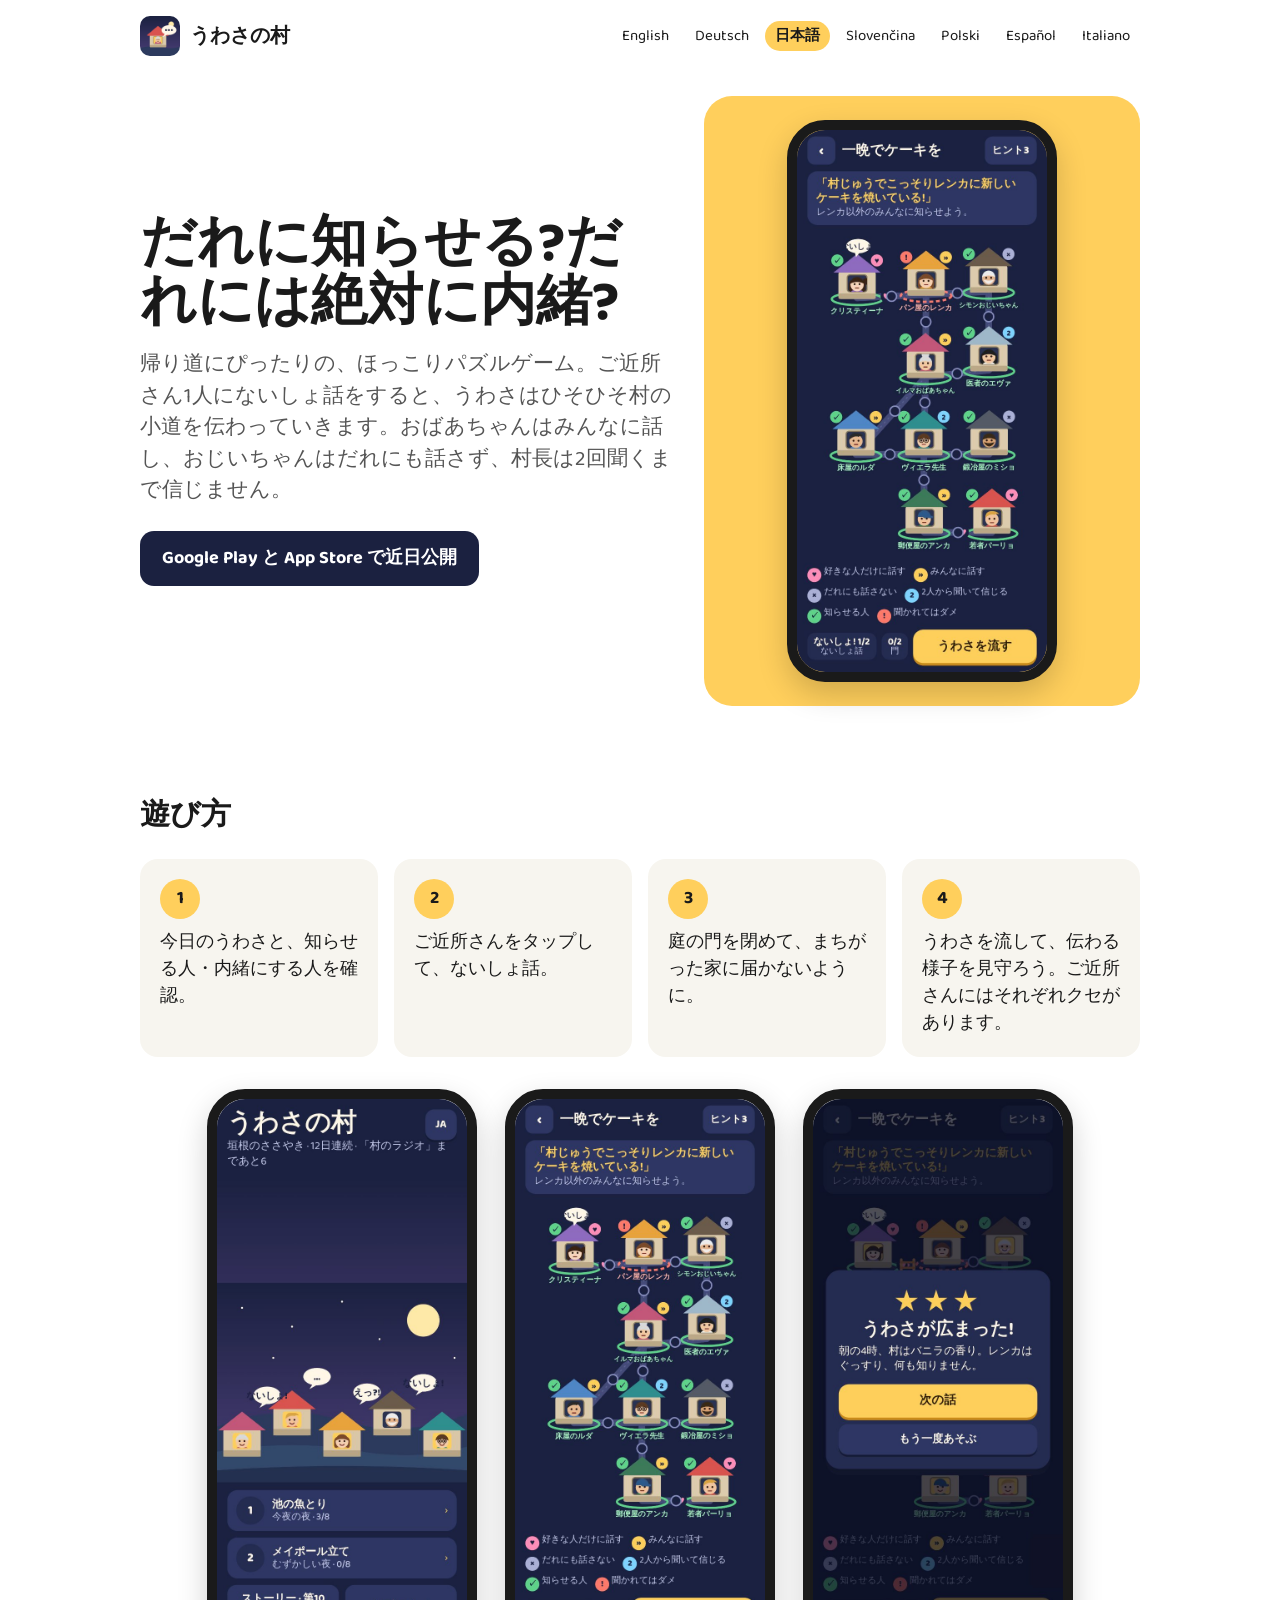
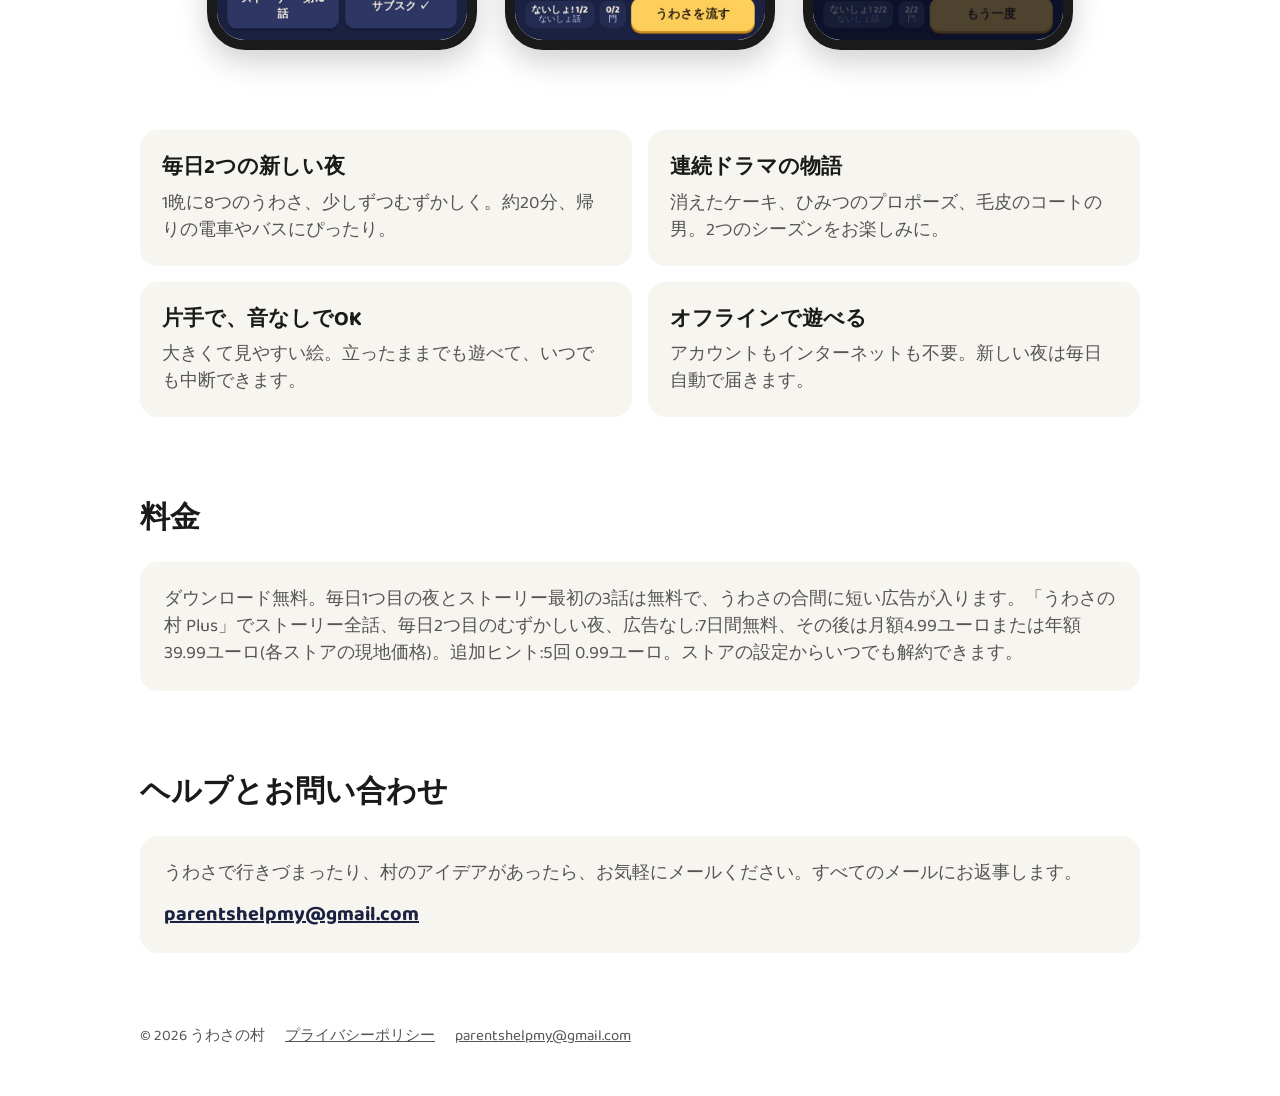
<file: village-gossip/ja/index.html>
<!doctype html>
<html lang="ja"><head><meta charset="utf-8"><meta name="viewport" content="width=device-width,initial-scale=1">
<title>うわさの村 – 村のうわさ話をめぐる、ほっこりパズル</title><meta name="description" content="正しいご近所さんにないしょ話をして、聞かれてはいけない人には内緒に。毎日2つの新しい夜、連続ドラマの村の物語、片手でオフラインでも遊べます。">
<link rel="alternate" hreflang="en" href="https://helpmyparents.github.io/village-gossip/"><link rel="alternate" hreflang="de" href="https://helpmyparents.github.io/village-gossip/de/"><link rel="alternate" hreflang="ja" href="https://helpmyparents.github.io/village-gossip/ja/"><link rel="alternate" hreflang="sk" href="https://helpmyparents.github.io/village-gossip/sk/"><link rel="alternate" hreflang="pl" href="https://helpmyparents.github.io/village-gossip/pl/"><link rel="alternate" hreflang="es" href="https://helpmyparents.github.io/village-gossip/es/"><link rel="alternate" hreflang="it" href="https://helpmyparents.github.io/village-gossip/it/"><link rel="icon" href="../img/icon.png"><link rel="stylesheet" href="../style.css">
</head><body><div class="wrap">
<header><a class="brand" href="./"><img src="../img/icon.png" alt="">うわさの村</a><nav class="lang"><a href="../" hreflang="en" lang="en">English</a><a href="../de/" hreflang="de" lang="de">Deutsch</a><a href="../ja/" hreflang="ja" lang="ja" aria-current="page">日本語</a><a href="../sk/" hreflang="sk" lang="sk">Slovenčina</a><a href="../pl/" hreflang="pl" lang="pl">Polski</a><a href="../es/" hreflang="es" lang="es">Español</a><a href="../it/" hreflang="it" lang="it">Italiano</a></nav></header>
<main>
<div class="hero"><div><h1>だれに知らせる?だれには絶対に内緒?</h1><p class="lead">帰り道にぴったりの、ほっこりパズルゲーム。ご近所さん1人にないしょ話をすると、うわさはひそひそ村の小道を伝わっていきます。おばあちゃんはみんなに話し、おじいちゃんはだれにも話さず、村長は2回聞くまで信じません。</p><span class="soon">Google Play と App Store で近日公開</span></div>
<div class="pic"><img class="phone" src="../img/ja-2.jpg" alt="ご近所さんにないしょ話" width="600" height="1300"></div></div>
<section><h2>遊び方</h2><ol class="steps"><li>今日のうわさと、知らせる人・内緒にする人を確認。</li><li>ご近所さんをタップして、ないしょ話。</li><li>庭の門を閉めて、まちがった家に届かないように。</li><li>うわさを流して、伝わる様子を見守ろう。ご近所さんにはそれぞれクセがあります。</li></ol><div class="shots"><img class="phone" src="../img/ja-1.jpg" alt="今夜のひそひそ村" loading="lazy" width="600" height="1300"><img class="phone" src="../img/ja-2.jpg" alt="ご近所さんにないしょ話" loading="lazy" width="600" height="1300"><img class="phone" src="../img/ja-4.jpg" alt="うわさが広まった" loading="lazy" width="600" height="1300"></div></section>
<section><div class="feats"><div><h3>毎日2つの新しい夜</h3><p>1晩に8つのうわさ、少しずつむずかしく。約20分、帰りの電車やバスにぴったり。</p></div><div><h3>連続ドラマの物語</h3><p>消えたケーキ、ひみつのプロポーズ、毛皮のコートの男。2つのシーズンをお楽しみに。</p></div><div><h3>片手で、音なしでOK</h3><p>大きくて見やすい絵。立ったままでも遊べて、いつでも中断できます。</p></div><div><h3>オフラインで遊べる</h3><p>アカウントもインターネットも不要。新しい夜は毎日自動で届きます。</p></div></div></section>
<section><h2>料金</h2><div class="box"><p>ダウンロード無料。毎日1つ目の夜とストーリー最初の3話は無料で、うわさの合間に短い広告が入ります。「うわさの村 Plus」でストーリー全話、毎日2つ目のむずかしい夜、広告なし:7日間無料、その後は月額4.99ユーロまたは年額39.99ユーロ(各ストアの現地価格)。追加ヒント:5回 0.99ユーロ。ストアの設定からいつでも解約できます。</p></div></section>
<section id="help"><h2>ヘルプとお問い合わせ</h2><div class="box"><p>うわさで行きづまったり、村のアイデアがあったら、お気軽にメールください。すべてのメールにお返事します。</p><a class="mail" href="mailto:parentshelpmy@gmail.com">parentshelpmy@gmail.com</a></div></section>
</main>
<footer><span>© 2026 うわさの村</span><a href="https://helpmyparents.github.io/village-gossip/privacy.html">プライバシーポリシー</a><a href="mailto:parentshelpmy@gmail.com">parentshelpmy@gmail.com</a></footer>
</div></body></html>
</file>
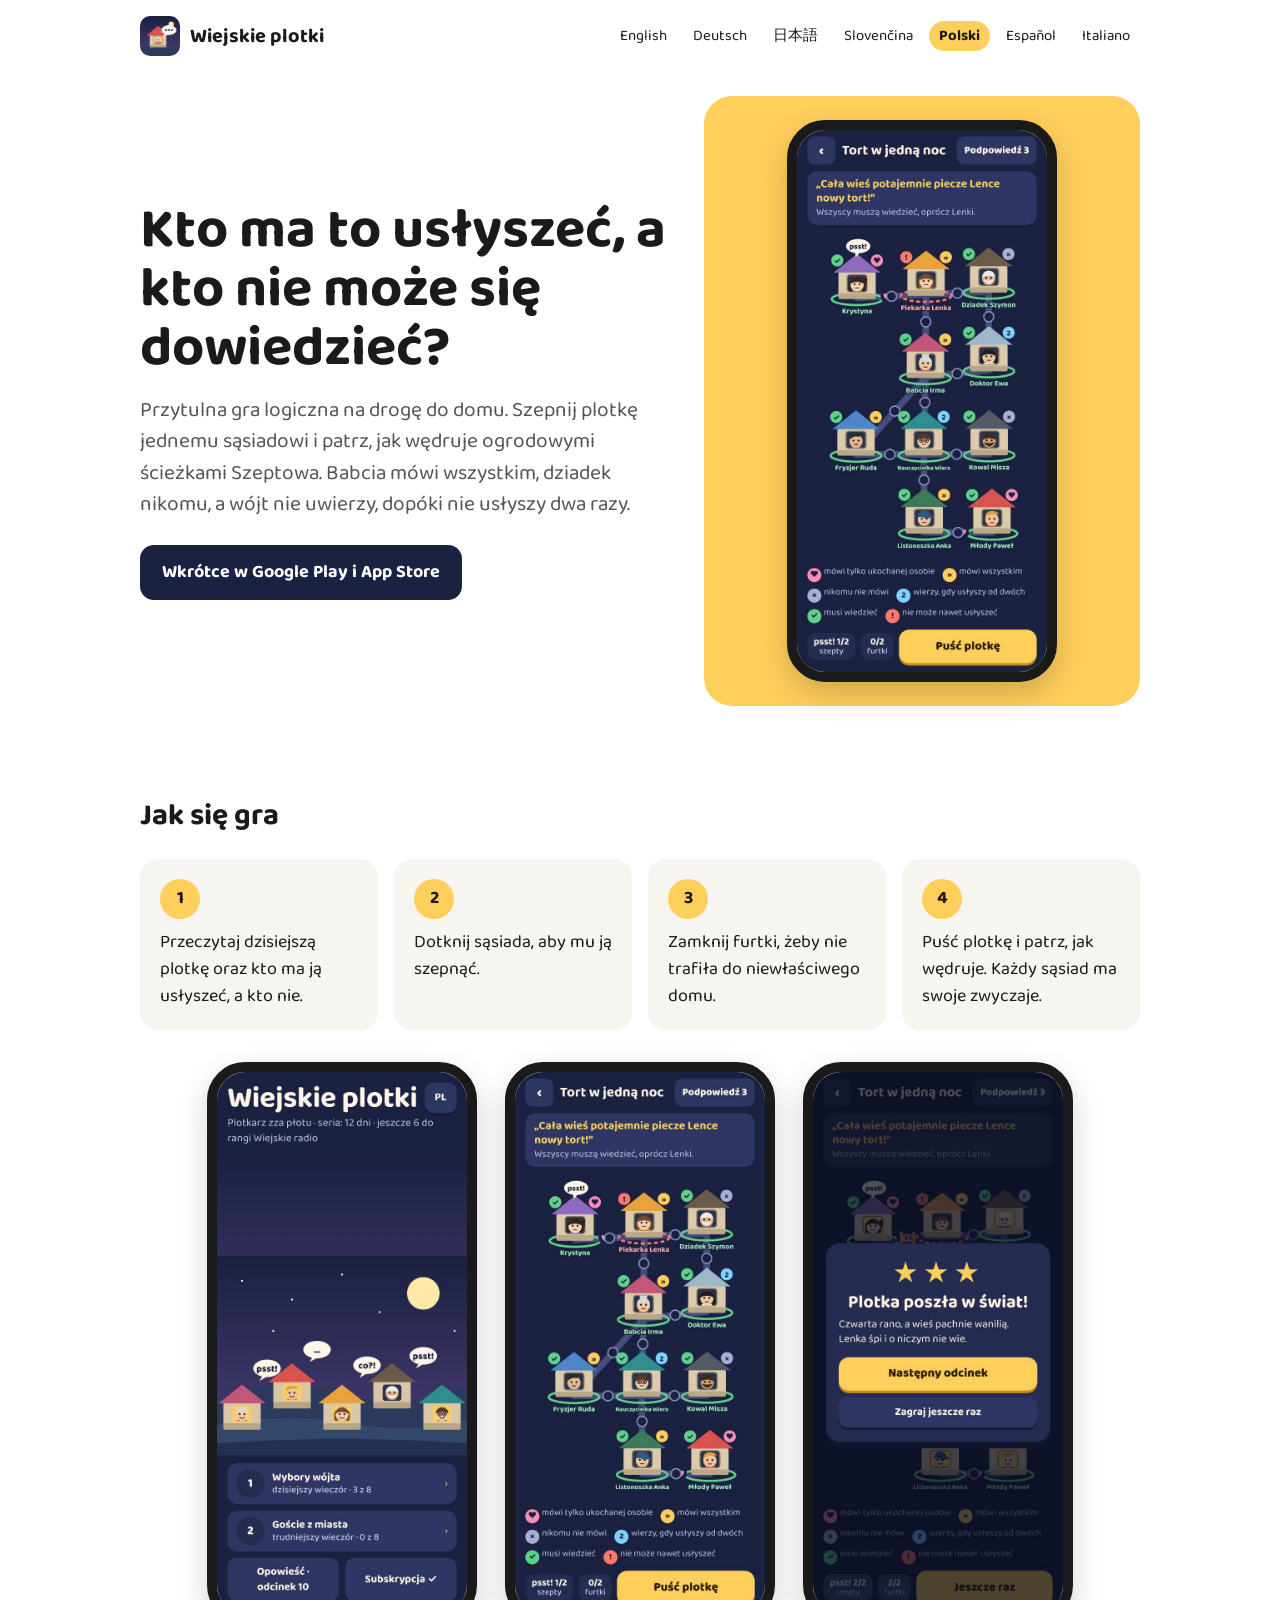
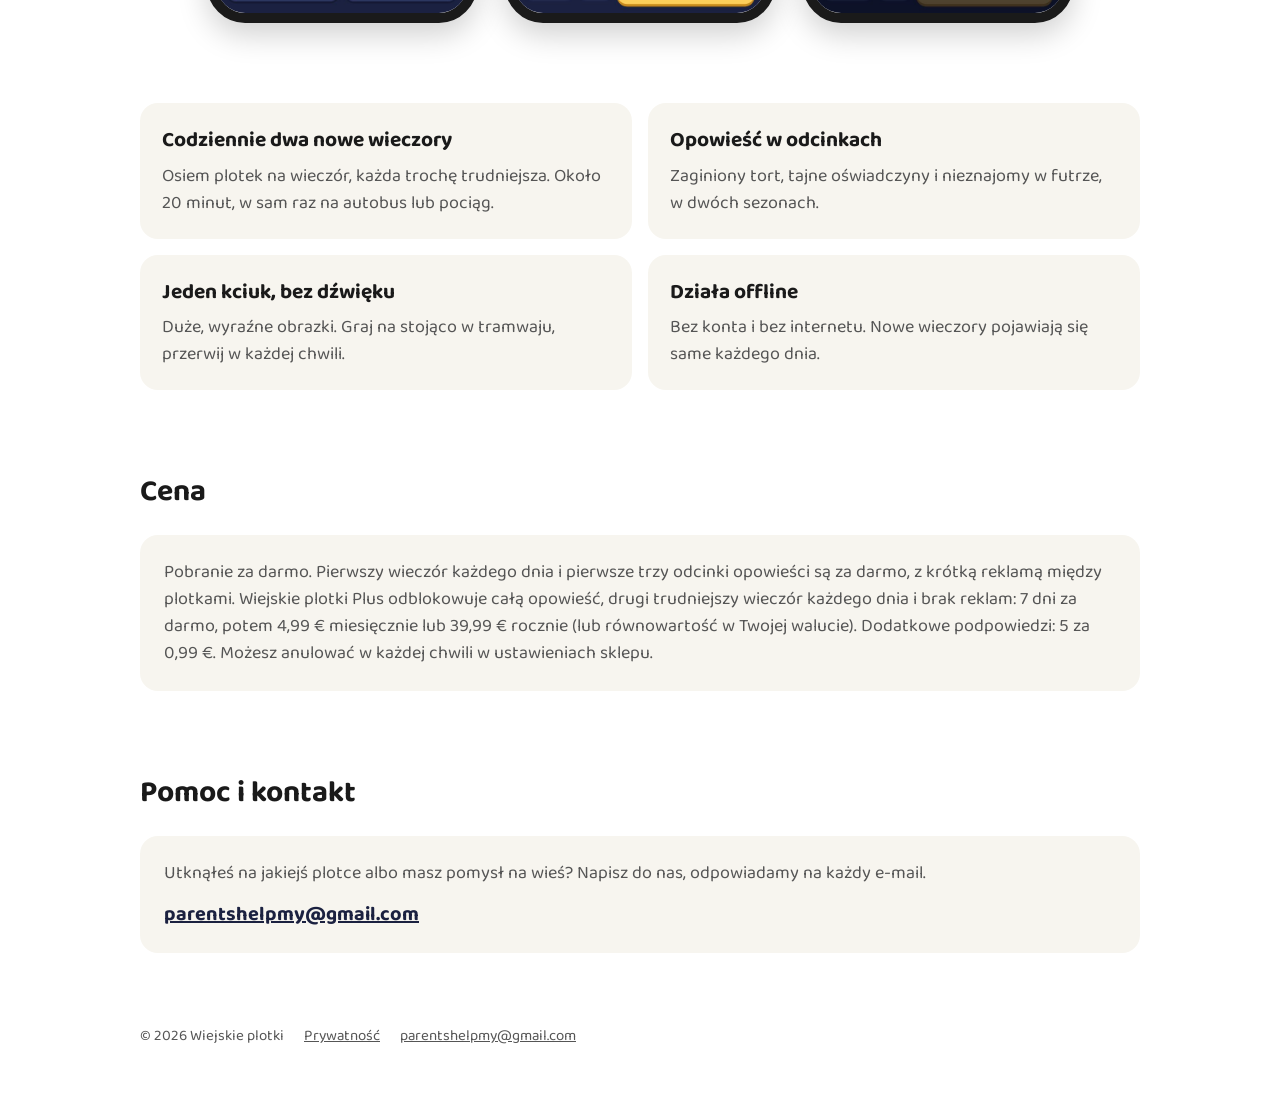
<file: village-gossip/pl/index.html>
<!doctype html>
<html lang="pl"><head><meta charset="utf-8"><meta name="viewport" content="width=device-width,initial-scale=1">
<title>Wiejskie plotki – przytulna gra logiczna o wiejskich plotkach</title><meta name="description" content="Szepnij plotkę właściwemu sąsiadowi i nie dopuść, by trafiła do niewłaściwego. Codziennie dwa nowe wieczory, wiejska opowieść w odcinkach, jeden kciuk, działa offline.">
<link rel="alternate" hreflang="en" href="https://helpmyparents.github.io/village-gossip/"><link rel="alternate" hreflang="de" href="https://helpmyparents.github.io/village-gossip/de/"><link rel="alternate" hreflang="ja" href="https://helpmyparents.github.io/village-gossip/ja/"><link rel="alternate" hreflang="sk" href="https://helpmyparents.github.io/village-gossip/sk/"><link rel="alternate" hreflang="pl" href="https://helpmyparents.github.io/village-gossip/pl/"><link rel="alternate" hreflang="es" href="https://helpmyparents.github.io/village-gossip/es/"><link rel="alternate" hreflang="it" href="https://helpmyparents.github.io/village-gossip/it/"><link rel="icon" href="../img/icon.png"><link rel="stylesheet" href="../style.css">
</head><body><div class="wrap">
<header><a class="brand" href="./"><img src="../img/icon.png" alt="">Wiejskie plotki</a><nav class="lang"><a href="../" hreflang="en" lang="en">English</a><a href="../de/" hreflang="de" lang="de">Deutsch</a><a href="../ja/" hreflang="ja" lang="ja">日本語</a><a href="../sk/" hreflang="sk" lang="sk">Slovenčina</a><a href="../pl/" hreflang="pl" lang="pl" aria-current="page">Polski</a><a href="../es/" hreflang="es" lang="es">Español</a><a href="../it/" hreflang="it" lang="it">Italiano</a></nav></header>
<main>
<div class="hero"><div><h1>Kto ma to usłyszeć, a kto nie może się dowiedzieć?</h1><p class="lead">Przytulna gra logiczna na drogę do domu. Szepnij plotkę jednemu sąsiadowi i patrz, jak wędruje ogrodowymi ścieżkami Szeptowa. Babcia mówi wszystkim, dziadek nikomu, a wójt nie uwierzy, dopóki nie usłyszy dwa razy.</p><span class="soon">Wkrótce w Google Play i App Store</span></div>
<div class="pic"><img class="phone" src="../img/pl-2.jpg" alt="Szepnięcie plotki sąsiadowi" width="600" height="1300"></div></div>
<section><h2>Jak się gra</h2><ol class="steps"><li>Przeczytaj dzisiejszą plotkę oraz kto ma ją usłyszeć, a kto nie.</li><li>Dotknij sąsiada, aby mu ją szepnąć.</li><li>Zamknij furtki, żeby nie trafiła do niewłaściwego domu.</li><li>Puść plotkę i patrz, jak wędruje. Każdy sąsiad ma swoje zwyczaje.</li></ol><div class="shots"><img class="phone" src="../img/pl-1.jpg" alt="Dzisiejsze wieczory w Szeptowie" loading="lazy" width="600" height="1300"><img class="phone" src="../img/pl-2.jpg" alt="Szepnięcie plotki sąsiadowi" loading="lazy" width="600" height="1300"><img class="phone" src="../img/pl-4.jpg" alt="Plotka poszła w świat" loading="lazy" width="600" height="1300"></div></section>
<section><div class="feats"><div><h3>Codziennie dwa nowe wieczory</h3><p>Osiem plotek na wieczór, każda trochę trudniejsza. Około 20 minut, w sam raz na autobus lub pociąg.</p></div><div><h3>Opowieść w odcinkach</h3><p>Zaginiony tort, tajne oświadczyny i nieznajomy w futrze, w dwóch sezonach.</p></div><div><h3>Jeden kciuk, bez dźwięku</h3><p>Duże, wyraźne obrazki. Graj na stojąco w tramwaju, przerwij w każdej chwili.</p></div><div><h3>Działa offline</h3><p>Bez konta i bez internetu. Nowe wieczory pojawiają się same każdego dnia.</p></div></div></section>
<section><h2>Cena</h2><div class="box"><p>Pobranie za darmo. Pierwszy wieczór każdego dnia i pierwsze trzy odcinki opowieści są za darmo, z krótką reklamą między plotkami. Wiejskie plotki Plus odblokowuje całą opowieść, drugi trudniejszy wieczór każdego dnia i brak reklam: 7 dni za darmo, potem 4,99 € miesięcznie lub 39,99 € rocznie (lub równowartość w Twojej walucie). Dodatkowe podpowiedzi: 5 za 0,99 €. Możesz anulować w każdej chwili w ustawieniach sklepu.</p></div></section>
<section id="help"><h2>Pomoc i kontakt</h2><div class="box"><p>Utknąłeś na jakiejś plotce albo masz pomysł na wieś? Napisz do nas, odpowiadamy na każdy e-mail.</p><a class="mail" href="mailto:parentshelpmy@gmail.com">parentshelpmy@gmail.com</a></div></section>
</main>
<footer><span>© 2026 Wiejskie plotki</span><a href="https://helpmyparents.github.io/village-gossip/privacy.html">Prywatność</a><a href="mailto:parentshelpmy@gmail.com">parentshelpmy@gmail.com</a></footer>
</div></body></html>
</file>
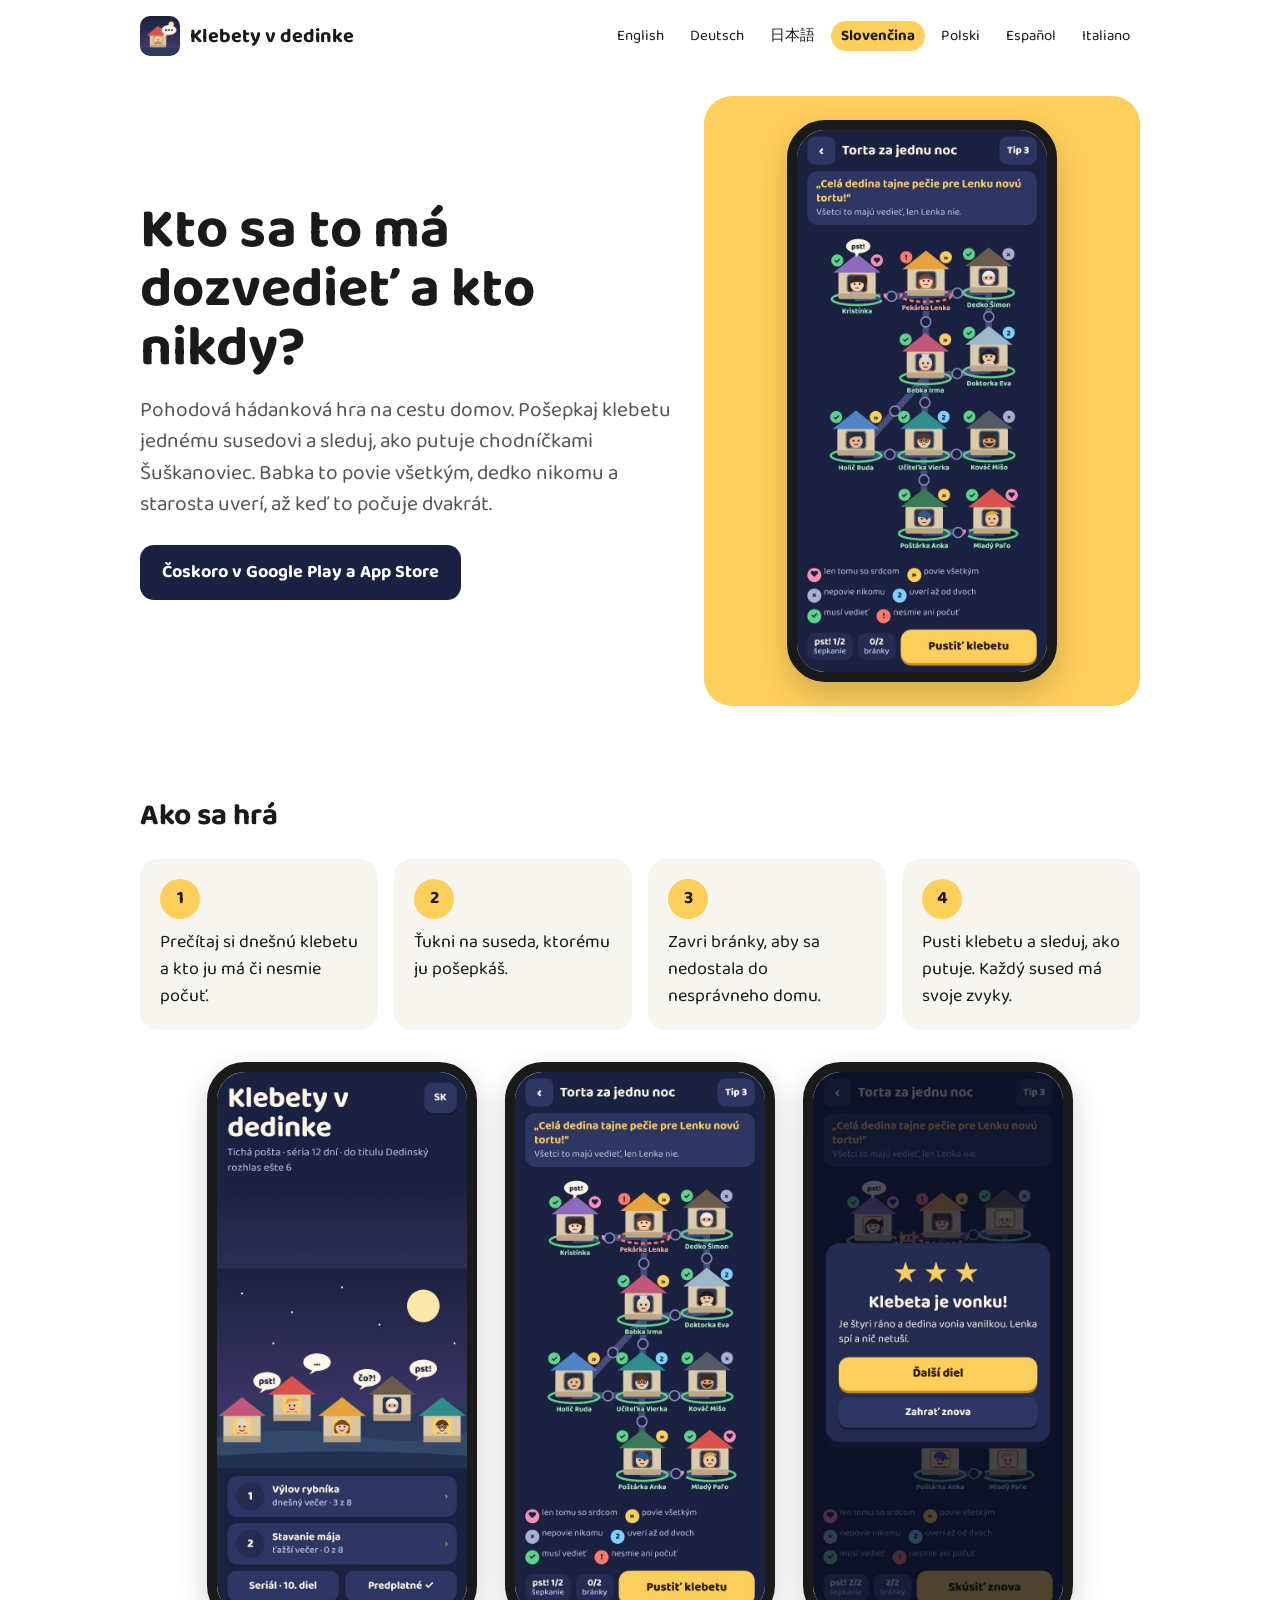
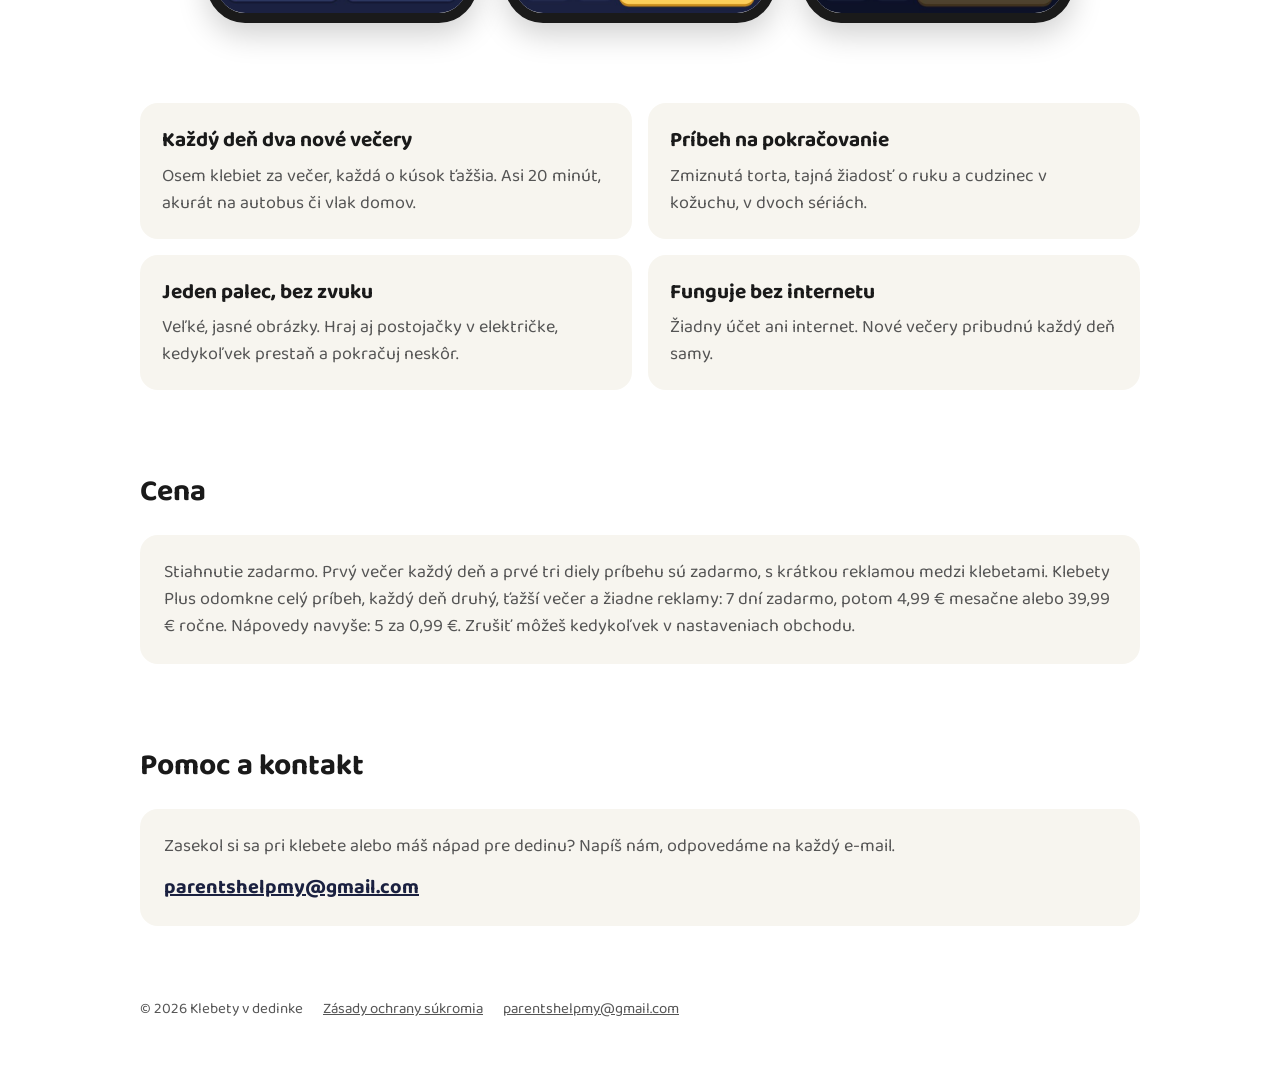
<file: village-gossip/sk/index.html>
<!doctype html>
<html lang="sk"><head><meta charset="utf-8"><meta name="viewport" content="width=device-width,initial-scale=1">
<title>Klebety v dedinke – pohodová hádanková hra o dedinských klebetách</title><meta name="description" content="Pošepkaj klebetu správnemu susedovi a utaj ju pred nesprávnym. Každý deň dva nové večery, dedinský príbeh na pokračovanie, jedným palcom, aj bez internetu.">
<link rel="alternate" hreflang="en" href="https://helpmyparents.github.io/village-gossip/"><link rel="alternate" hreflang="de" href="https://helpmyparents.github.io/village-gossip/de/"><link rel="alternate" hreflang="ja" href="https://helpmyparents.github.io/village-gossip/ja/"><link rel="alternate" hreflang="sk" href="https://helpmyparents.github.io/village-gossip/sk/"><link rel="alternate" hreflang="pl" href="https://helpmyparents.github.io/village-gossip/pl/"><link rel="alternate" hreflang="es" href="https://helpmyparents.github.io/village-gossip/es/"><link rel="alternate" hreflang="it" href="https://helpmyparents.github.io/village-gossip/it/"><link rel="icon" href="../img/icon.png"><link rel="stylesheet" href="../style.css">
</head><body><div class="wrap">
<header><a class="brand" href="./"><img src="../img/icon.png" alt="">Klebety v dedinke</a><nav class="lang"><a href="../" hreflang="en" lang="en">English</a><a href="../de/" hreflang="de" lang="de">Deutsch</a><a href="../ja/" hreflang="ja" lang="ja">日本語</a><a href="../sk/" hreflang="sk" lang="sk" aria-current="page">Slovenčina</a><a href="../pl/" hreflang="pl" lang="pl">Polski</a><a href="../es/" hreflang="es" lang="es">Español</a><a href="../it/" hreflang="it" lang="it">Italiano</a></nav></header>
<main>
<div class="hero"><div><h1>Kto sa to má dozvedieť a kto nikdy?</h1><p class="lead">Pohodová hádanková hra na cestu domov. Pošepkaj klebetu jednému susedovi a sleduj, ako putuje chodníčkami Šuškanoviec. Babka to povie všetkým, dedko nikomu a starosta uverí, až keď to počuje dvakrát.</p><span class="soon">Čoskoro v Google Play a App Store</span></div>
<div class="pic"><img class="phone" src="../img/sk-2.jpg" alt="Šepkanie klebety susedovi" width="600" height="1300"></div></div>
<section><h2>Ako sa hrá</h2><ol class="steps"><li>Prečítaj si dnešnú klebetu a kto ju má či nesmie počuť.</li><li>Ťukni na suseda, ktorému ju pošepkáš.</li><li>Zavri bránky, aby sa nedostala do nesprávneho domu.</li><li>Pusti klebetu a sleduj, ako putuje. Každý sused má svoje zvyky.</li></ol><div class="shots"><img class="phone" src="../img/sk-1.jpg" alt="Dnešné večery v Šuškanovciach" loading="lazy" width="600" height="1300"><img class="phone" src="../img/sk-2.jpg" alt="Šepkanie klebety susedovi" loading="lazy" width="600" height="1300"><img class="phone" src="../img/sk-4.jpg" alt="Klebeta je vonku" loading="lazy" width="600" height="1300"></div></section>
<section><div class="feats"><div><h3>Každý deň dva nové večery</h3><p>Osem klebiet za večer, každá o kúsok ťažšia. Asi 20 minút, akurát na autobus či vlak domov.</p></div><div><h3>Príbeh na pokračovanie</h3><p>Zmiznutá torta, tajná žiadosť o ruku a cudzinec v kožuchu, v dvoch sériách.</p></div><div><h3>Jeden palec, bez zvuku</h3><p>Veľké, jasné obrázky. Hraj aj postojačky v električke, kedykoľvek prestaň a pokračuj neskôr.</p></div><div><h3>Funguje bez internetu</h3><p>Žiadny účet ani internet. Nové večery pribudnú každý deň samy.</p></div></div></section>
<section><h2>Cena</h2><div class="box"><p>Stiahnutie zadarmo. Prvý večer každý deň a prvé tri diely príbehu sú zadarmo, s krátkou reklamou medzi klebetami. Klebety Plus odomkne celý príbeh, každý deň druhý, ťažší večer a žiadne reklamy: 7 dní zadarmo, potom 4,99 € mesačne alebo 39,99 € ročne. Nápovedy navyše: 5 za 0,99 €. Zrušiť môžeš kedykoľvek v nastaveniach obchodu.</p></div></section>
<section id="help"><h2>Pomoc a kontakt</h2><div class="box"><p>Zasekol si sa pri klebete alebo máš nápad pre dedinu? Napíš nám, odpovedáme na každý e-mail.</p><a class="mail" href="mailto:parentshelpmy@gmail.com">parentshelpmy@gmail.com</a></div></section>
</main>
<footer><span>© 2026 Klebety v dedinke</span><a href="https://helpmyparents.github.io/village-gossip/privacy.html">Zásady ochrany súkromia</a><a href="mailto:parentshelpmy@gmail.com">parentshelpmy@gmail.com</a></footer>
</div></body></html>
</file>
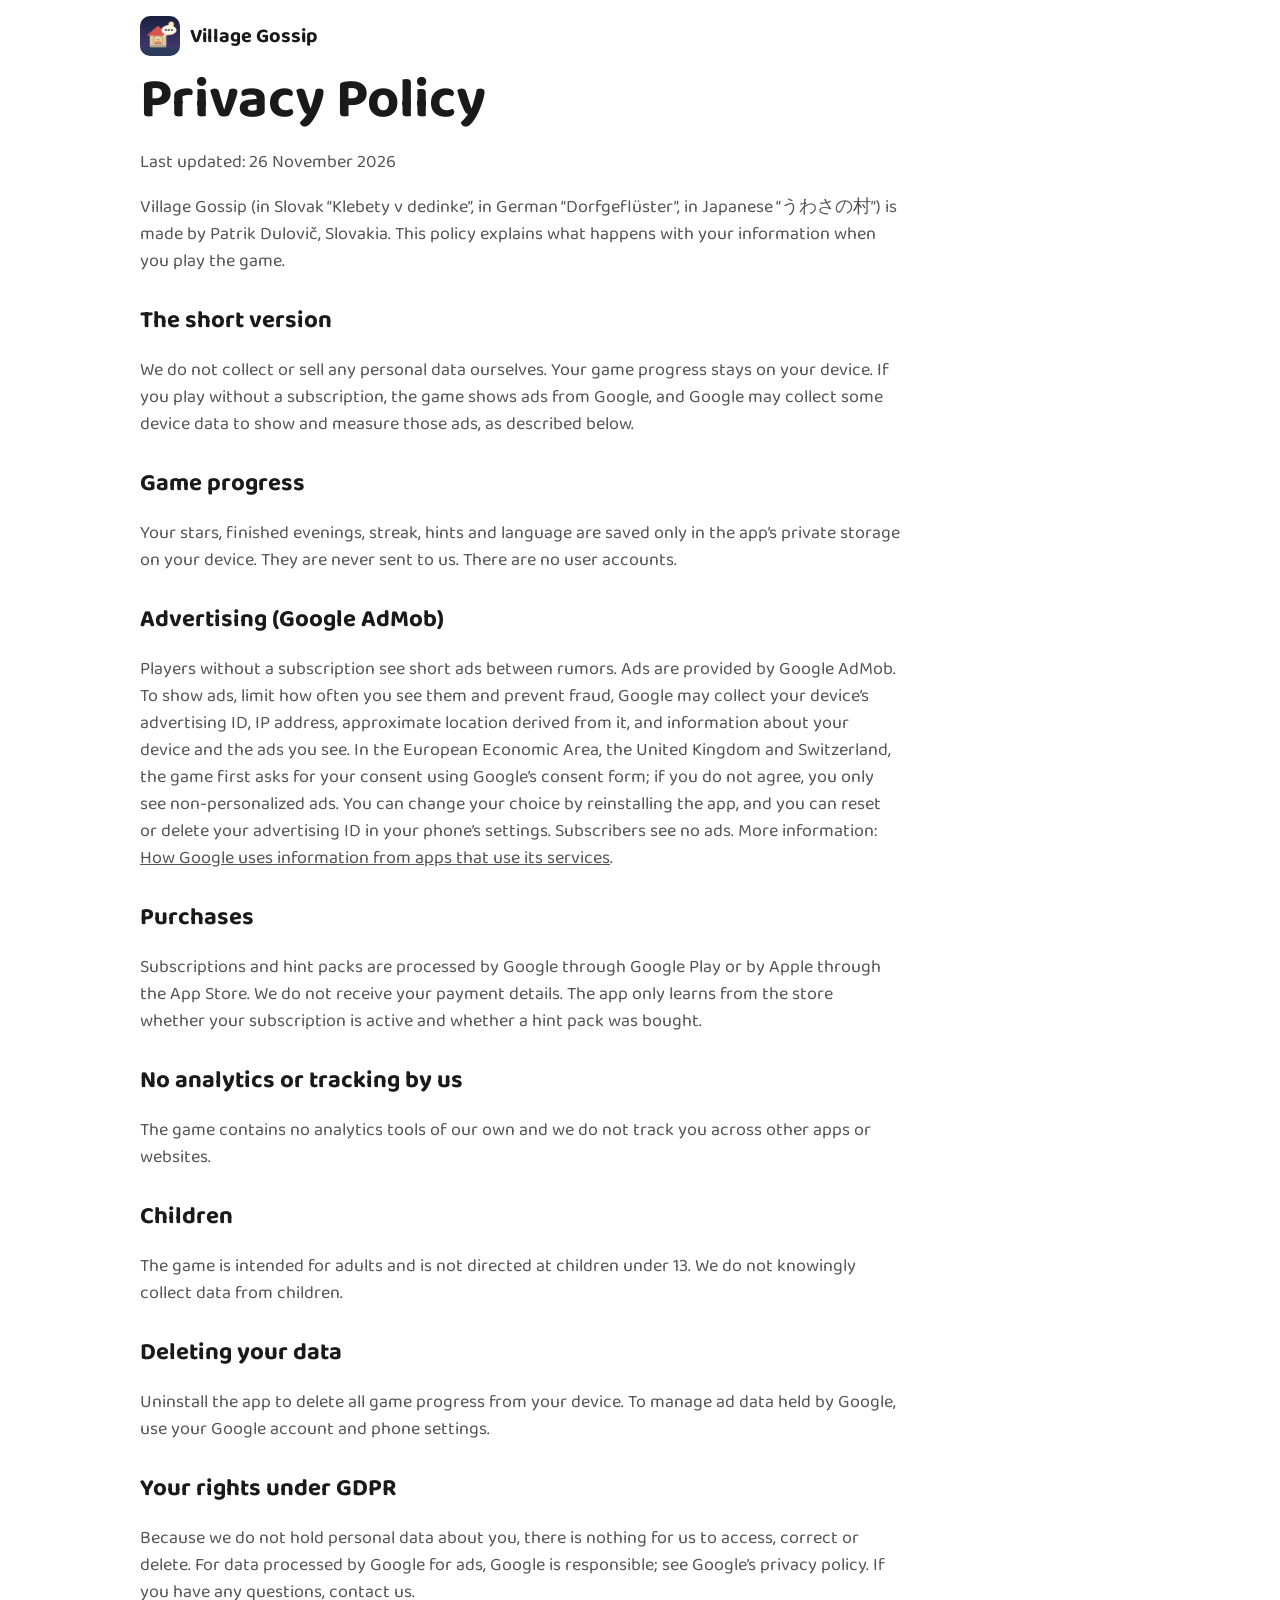
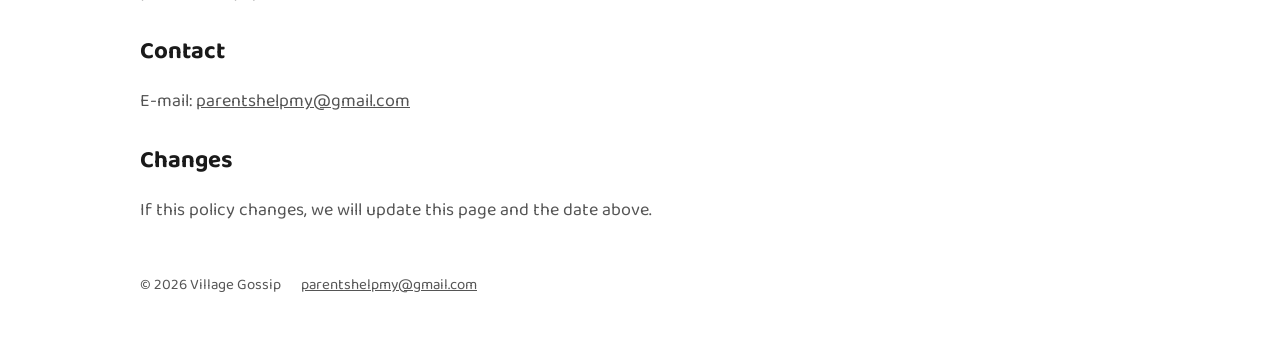
<file: village-gossip/privacy.html>
<!doctype html>
<html lang="en"><head><meta charset="utf-8"><meta name="viewport" content="width=device-width,initial-scale=1">
<title>Village Gossip – Privacy Policy</title><link rel="icon" href="img/icon.png"><link rel="stylesheet" href="style.css">
<style>main{max-width:760px}main h2{font-size:24px;margin:28px 0 8px}main p,main li{color:var(--muted)}</style>
</head><body><div class="wrap">
<header><a class="brand" href="./"><img src="img/icon.png" alt="">Village Gossip</a></header>
<main>
<h1>Privacy Policy</h1>
<p>Last updated: 26 November 2026</p>
<p>Village Gossip (in Slovak “Klebety v dedinke”, in German “Dorfgeflüster”, in Japanese “うわさの村”) is made by Patrik Dulovič, Slovakia. This policy explains what happens with your information when you play the game.</p>
<h2>The short version</h2>
<p>We do not collect or sell any personal data ourselves. Your game progress stays on your device. If you play without a subscription, the game shows ads from Google, and Google may collect some device data to show and measure those ads, as described below.</p>
<h2>Game progress</h2>
<p>Your stars, finished evenings, streak, hints and language are saved only in the app’s private storage on your device. They are never sent to us. There are no user accounts.</p>
<h2>Advertising (Google AdMob)</h2>
<p>Players without a subscription see short ads between rumors. Ads are provided by Google AdMob. To show ads, limit how often you see them and prevent fraud, Google may collect your device’s advertising ID, IP address, approximate location derived from it, and information about your device and the ads you see. In the European Economic Area, the United Kingdom and Switzerland, the game first asks for your consent using Google’s consent form; if you do not agree, you only see non-personalized ads. You can change your choice by reinstalling the app, and you can reset or delete your advertising ID in your phone’s settings. Subscribers see no ads. More information: <a href="https://policies.google.com/technologies/partner-sites">How Google uses information from apps that use its services</a>.</p>
<h2>Purchases</h2>
<p>Subscriptions and hint packs are processed by Google through Google Play or by Apple through the App Store. We do not receive your payment details. The app only learns from the store whether your subscription is active and whether a hint pack was bought.</p>
<h2>No analytics or tracking by us</h2>
<p>The game contains no analytics tools of our own and we do not track you across other apps or websites.</p>
<h2>Children</h2>
<p>The game is intended for adults and is not directed at children under 13. We do not knowingly collect data from children.</p>
<h2>Deleting your data</h2>
<p>Uninstall the app to delete all game progress from your device. To manage ad data held by Google, use your Google account and phone settings.</p>
<h2>Your rights under GDPR</h2>
<p>Because we do not hold personal data about you, there is nothing for us to access, correct or delete. For data processed by Google for ads, Google is responsible; see Google’s privacy policy. If you have any questions, contact us.</p>
<h2>Contact</h2>
<p>E-mail: <a href="mailto:parentshelpmy@gmail.com">parentshelpmy@gmail.com</a></p>
<h2>Changes</h2>
<p>If this policy changes, we will update this page and the date above.</p>
</main>
<footer><span>© 2026 Village Gossip</span><a href="mailto:parentshelpmy@gmail.com">parentshelpmy@gmail.com</a></footer>
</div></body></html>
</file>
<file: style.css>
:root{--bg:#fff;--fg:#1a1a1a;--muted:#555;--card:#f7f5ef;--sun:#ffd23f;--red:#d7141a}
@media (prefers-color-scheme:dark){:root{--bg:#141414;--fg:#f4f1e8;--muted:#bbb;--card:#1f1e1b}}
*{box-sizing:border-box}
img{max-width:100%;height:auto}
.phone{display:block;width:100%;height:auto;border:10px solid #1a1a1a;border-radius:38px;background:#1a1a1a;box-shadow:0 12px 30px rgba(0,0,0,.18)}
body{margin:0;background:var(--bg);color:var(--fg);font:18px/1.5 "Atkinson Hyperlegible","Noto Sans JP",system-ui,sans-serif}
a{color:inherit}
.wrap{max-width:1040px;margin:0 auto;padding:0 20px}
header{display:flex;align-items:center;justify-content:space-between;gap:12px;padding:16px 0;flex-wrap:wrap}
.brand{display:flex;align-items:center;gap:10px;font-weight:700;font-size:20px;text-decoration:none}
.brand img{width:40px;height:40px;border-radius:10px}
nav.lang{display:flex;gap:6px;flex-wrap:wrap}
nav.lang a{text-decoration:none;padding:4px 10px;border-radius:999px;font-size:15px}
nav.lang a[aria-current]{background:var(--sun);color:#1a1a1a;font-weight:700}
.hero{display:grid;grid-template-columns:1.1fr .9fr;gap:32px;align-items:center;padding:24px 0 48px}
h1{font-size:clamp(34px,6vw,56px);line-height:1.05;margin:0 0 16px}
.lead{font-size:21px;color:var(--muted);margin:0 0 24px}
.soon{display:inline-block;background:var(--red);color:#fff;font-weight:700;padding:14px 22px;border-radius:14px}
.hero .pic{background:var(--sun);border-radius:28px;padding:24px;text-align:center}
.hero .pic img{width:min(100%,270px);margin:0 auto}
h2{font-size:30px;margin:0 0 20px}
section{padding:40px 0}
ol.steps{list-style:none;padding:0;margin:0;display:grid;grid-template-columns:repeat(4,1fr);gap:16px;counter-reset:s}
ol.steps li{background:var(--card);border-radius:18px;padding:20px;counter-increment:s}
ol.steps li::before{content:counter(s);display:grid;place-items:center;width:40px;height:40px;border-radius:50%;background:var(--sun);color:#1a1a1a;font-weight:700;margin-bottom:10px}
.shots{display:grid;grid-template-columns:repeat(3,minmax(0,270px));justify-content:center;gap:28px;margin-top:32px}
.feats{display:grid;grid-template-columns:repeat(2,1fr);gap:16px}
.feats div{background:var(--card);border-radius:18px;padding:22px}
.feats h3{margin:0 0 6px;font-size:21px}
.feats p,.box p{margin:0;color:var(--muted)}
.box{background:var(--card);border-radius:18px;padding:24px}
.mail{display:inline-block;margin-top:12px;font-weight:700;font-size:20px;color:var(--red)}
footer{padding:32px 0 48px;color:var(--muted);font-size:15px;display:flex;gap:20px;flex-wrap:wrap}
@media (max-width:760px){.hero{grid-template-columns:1fr}ol.steps{grid-template-columns:1fr 1fr}.feats{grid-template-columns:1fr}.shots{grid-template-columns:repeat(2,minmax(0,220px));gap:16px}.shots img:nth-child(3){display:none}}
@media (max-width:420px){ol.steps{grid-template-columns:1fr}}
</file>
<file: village-gossip/style.css>
@import url("https://fonts.googleapis.com/css2?family=Baloo+2:wght@500;700;800&display=swap");
:root{--bg:#fff;--fg:#1a1a1a;--muted:#555;--card:#f7f5ef;--sun:#ffcf5c;--red:#1b2140}
@media (prefers-color-scheme:dark){:root{--bg:#1b2140;--fg:#fff7e8;--muted:#c5c8e6;--card:#252c52;--red:#ffcf5c}.soon{color:#1b2140!important}}
*{box-sizing:border-box}
img{max-width:100%;height:auto}
.phone{display:block;width:100%;height:auto;border:10px solid #1a1a1a;border-radius:38px;background:#1a1a1a;box-shadow:0 12px 30px rgba(0,0,0,.18)}
body{margin:0;background:var(--bg);color:var(--fg);font:18px/1.5 "Baloo 2","Noto Sans JP",system-ui,sans-serif}
a{color:inherit}
.wrap{max-width:1040px;margin:0 auto;padding:0 20px}
header{display:flex;align-items:center;justify-content:space-between;gap:12px;padding:16px 0;flex-wrap:wrap}
.brand{display:flex;align-items:center;gap:10px;font-weight:700;font-size:20px;text-decoration:none}
.brand img{width:40px;height:40px;border-radius:10px}
nav.lang{display:flex;gap:6px;flex-wrap:wrap}
nav.lang a{text-decoration:none;padding:4px 10px;border-radius:999px;font-size:15px}
nav.lang a[aria-current]{background:var(--sun);color:#1a1a1a;font-weight:700}
.hero{display:grid;grid-template-columns:1.1fr .9fr;gap:32px;align-items:center;padding:24px 0 48px}
h1{font-size:clamp(34px,6vw,56px);line-height:1.05;margin:0 0 16px}
.lead{font-size:21px;color:var(--muted);margin:0 0 24px}
.soon{display:inline-block;background:var(--red);color:#fff;font-weight:700;padding:14px 22px;border-radius:14px}
.hero .pic{background:var(--sun);border-radius:28px;padding:24px;text-align:center}
.hero .pic img{width:min(100%,270px);margin:0 auto}
h2{font-size:30px;margin:0 0 20px}
section{padding:40px 0}
ol.steps{list-style:none;padding:0;margin:0;display:grid;grid-template-columns:repeat(4,1fr);gap:16px;counter-reset:s}
ol.steps li{background:var(--card);border-radius:18px;padding:20px;counter-increment:s}
ol.steps li::before{content:counter(s);display:grid;place-items:center;width:40px;height:40px;border-radius:50%;background:var(--sun);color:#1a1a1a;font-weight:700;margin-bottom:10px}
.shots{display:grid;grid-template-columns:repeat(3,minmax(0,270px));justify-content:center;gap:28px;margin-top:32px}
.feats{display:grid;grid-template-columns:repeat(2,1fr);gap:16px}
.feats div{background:var(--card);border-radius:18px;padding:22px}
.feats h3{margin:0 0 6px;font-size:21px}
.feats p,.box p{margin:0;color:var(--muted)}
.box{background:var(--card);border-radius:18px;padding:24px}
.mail{display:inline-block;margin-top:12px;font-weight:700;font-size:20px;color:var(--red)}
footer{padding:32px 0 48px;color:var(--muted);font-size:15px;display:flex;gap:20px;flex-wrap:wrap}
@media (max-width:760px){.hero{grid-template-columns:1fr}ol.steps{grid-template-columns:1fr 1fr}.feats{grid-template-columns:1fr}.shots{grid-template-columns:repeat(2,minmax(0,220px));gap:16px}.shots img:nth-child(3){display:none}}
@media (max-width:420px){ol.steps{grid-template-columns:1fr}}
</file>
